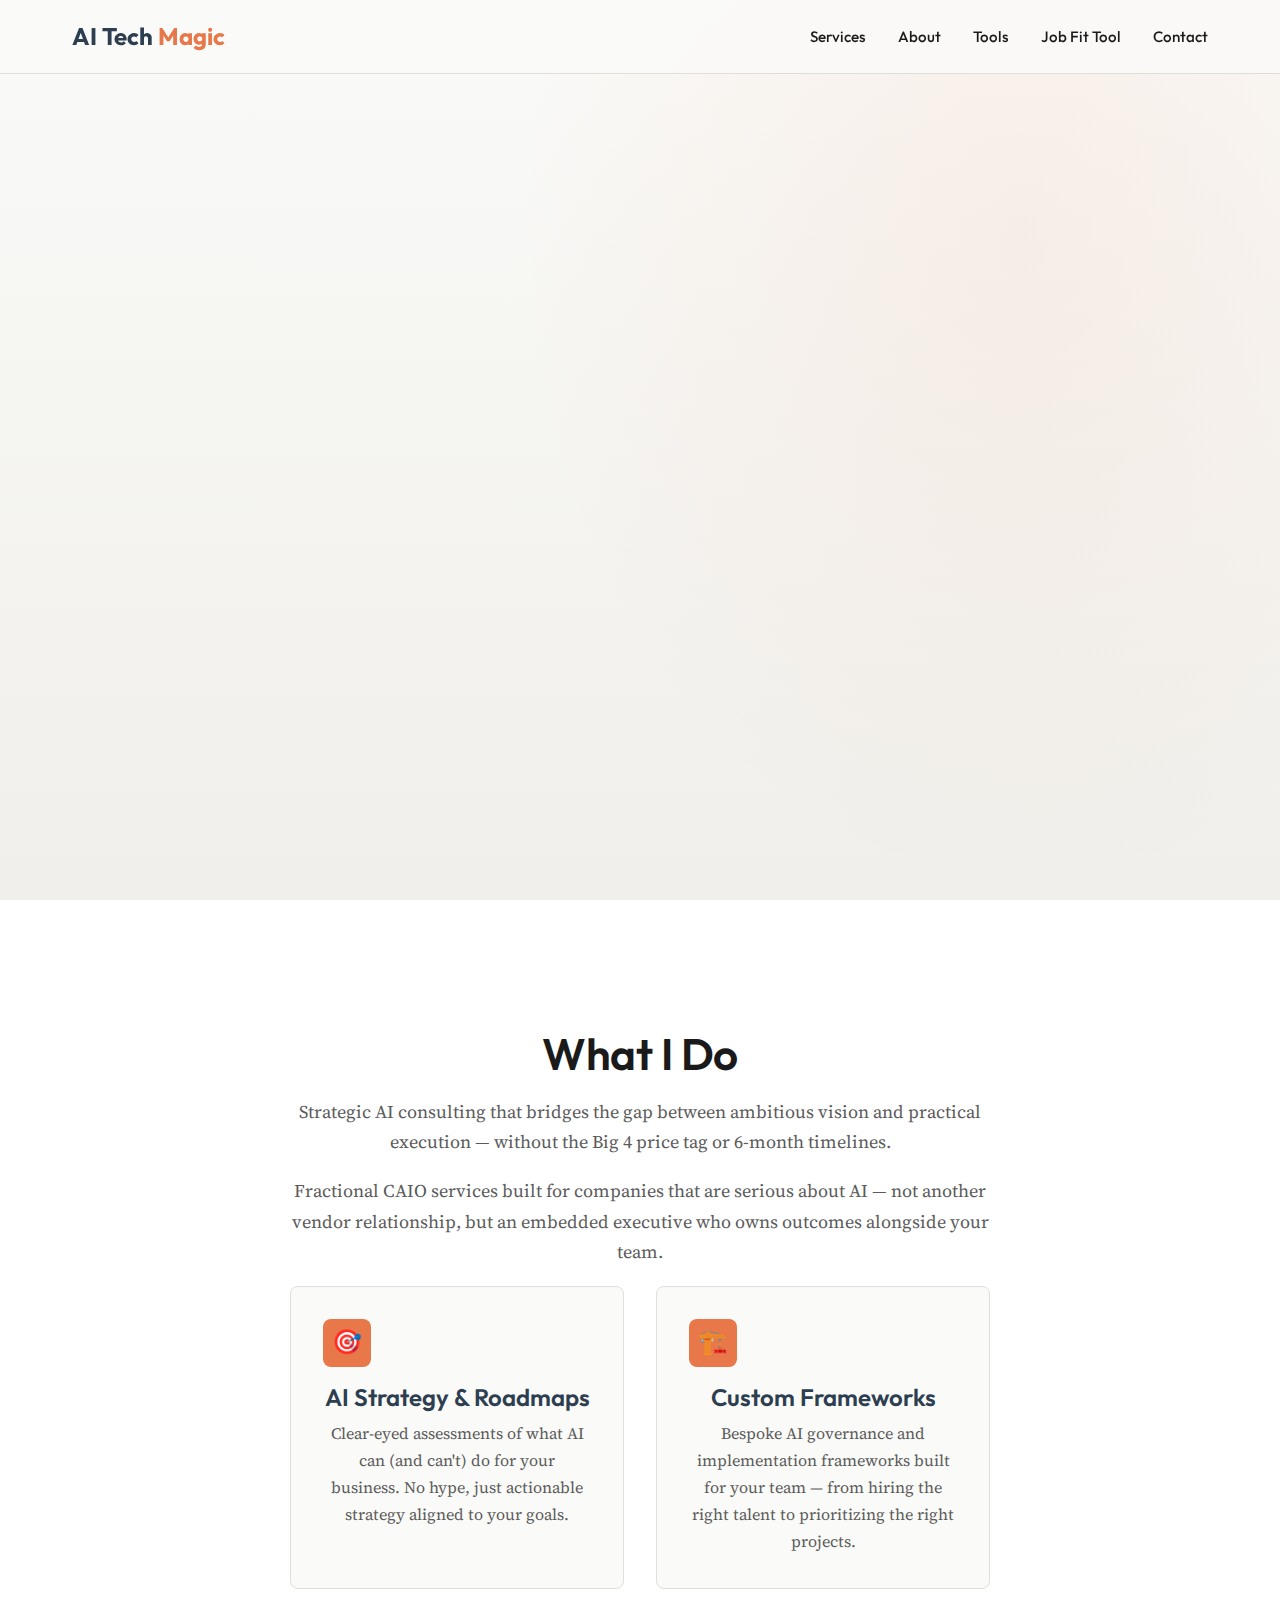
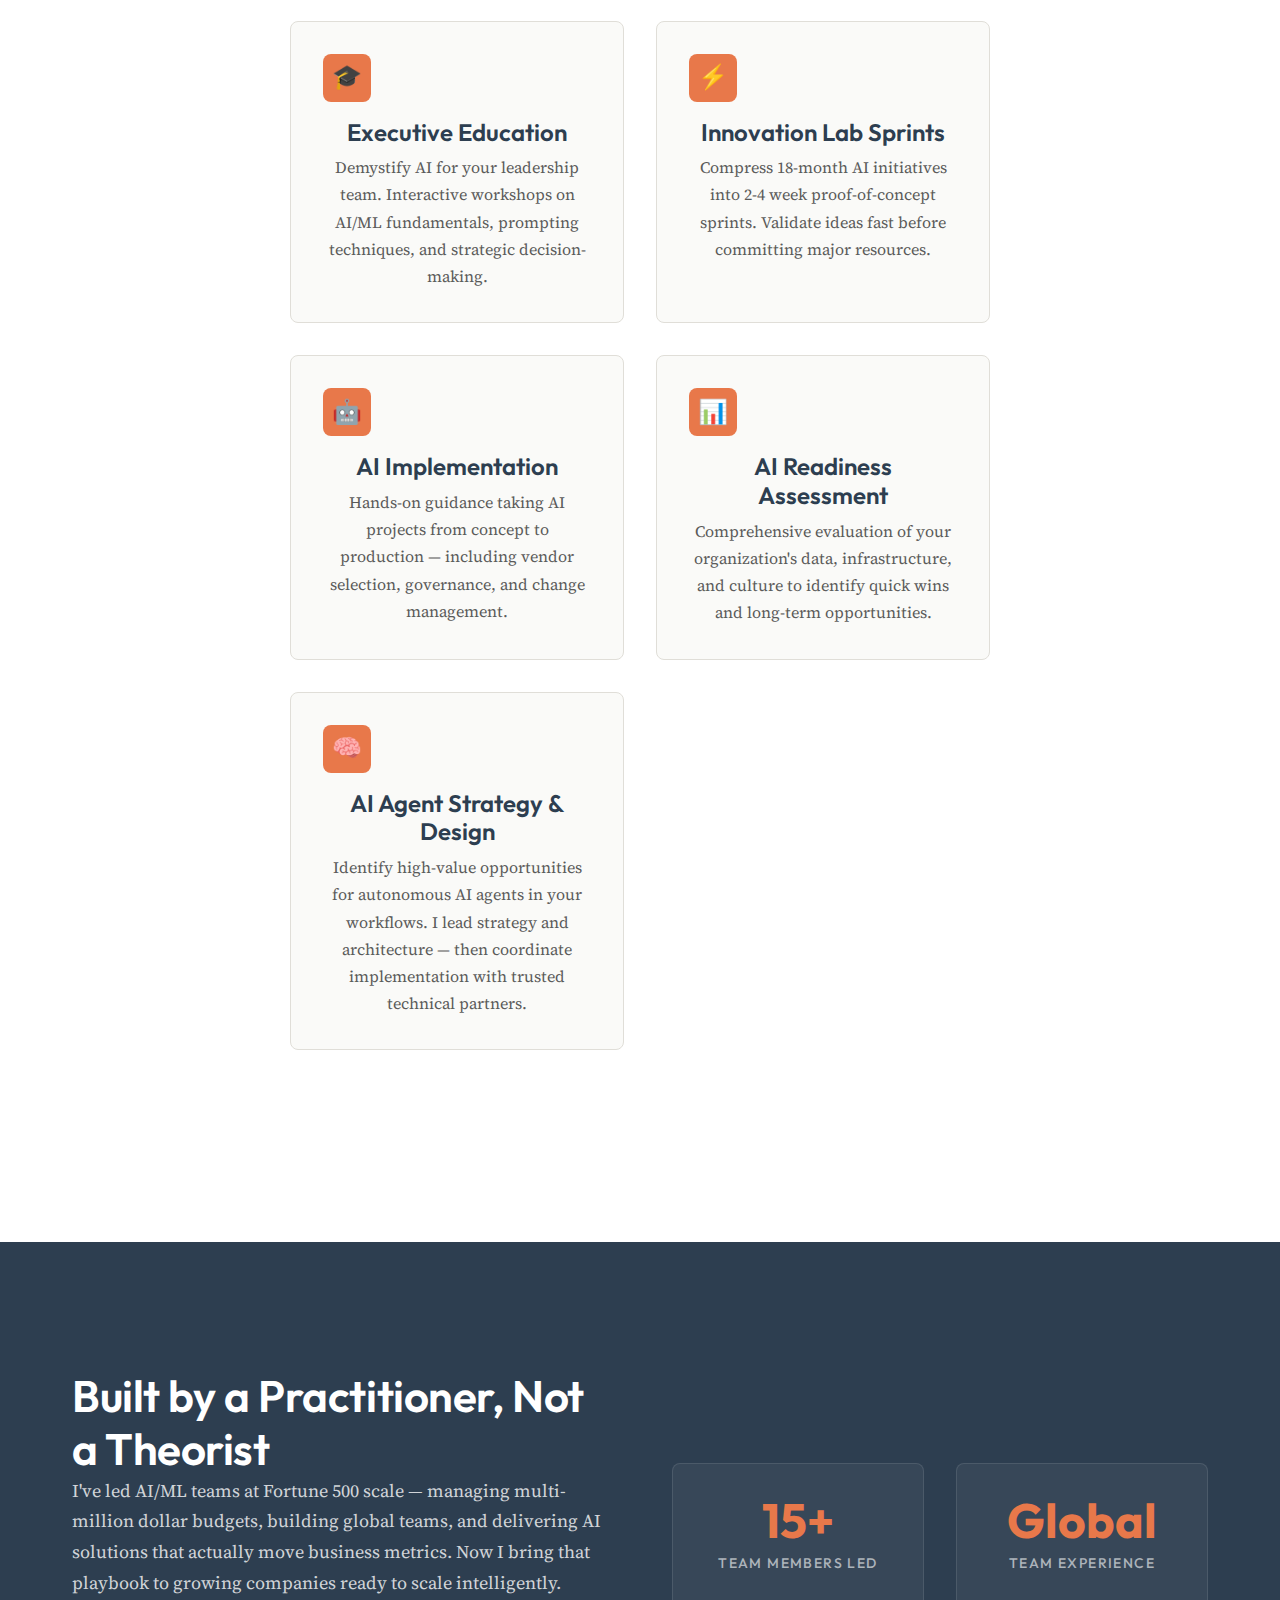
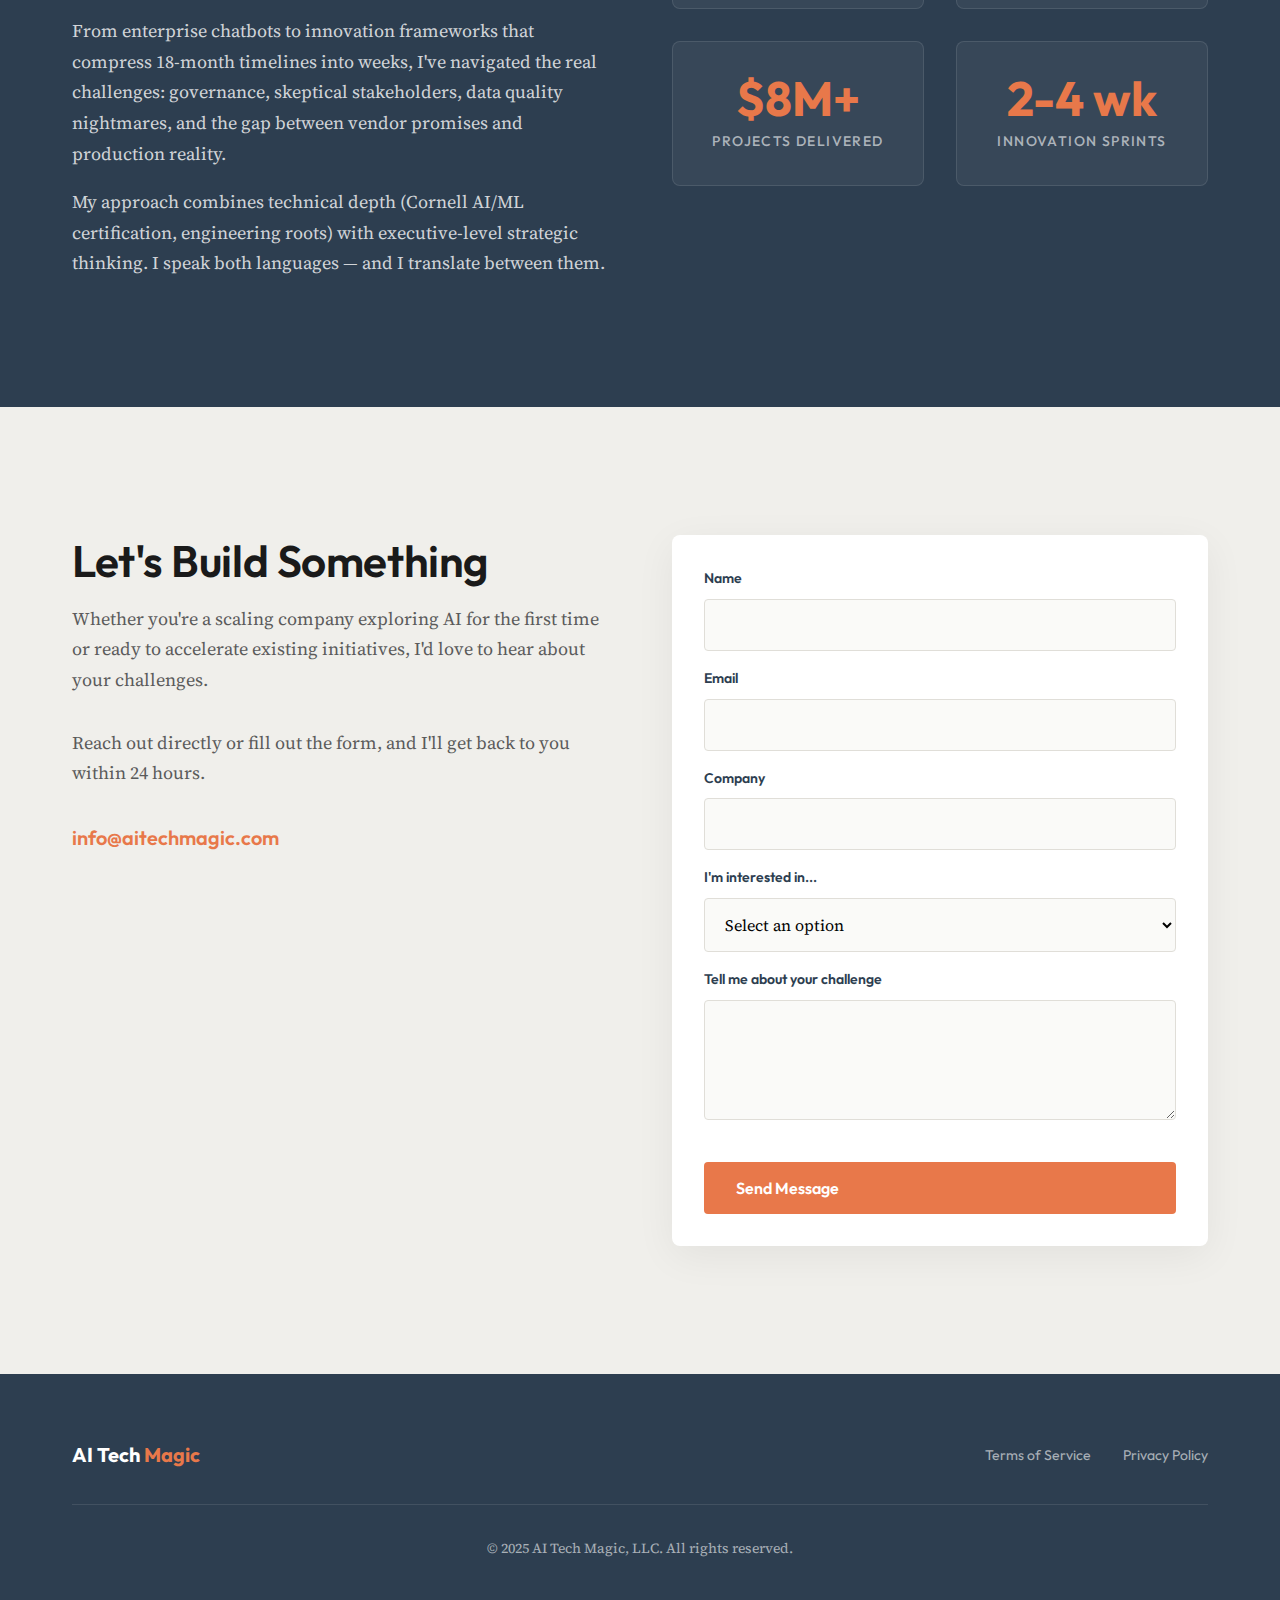
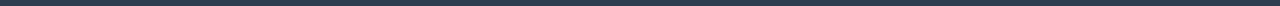
<file: index.html>
<!DOCTYPE html>
<html lang="en">
<head>
  <meta charset="UTF-8">
  <meta name="viewport" content="width=device-width, initial-scale=1.0">
  <title>AI Tech Magic | Fractional Chief AI Officer</title>
  <meta name="description" content="The AI executive your company needs, without the full-time cost. Fractional CAIO services from a practitioner who has led AI/ML teams at Fortune 500 scale.">
  
  <!-- Fonts -->
  <link rel="preconnect" href="https://fonts.googleapis.com">
  <link rel="preconnect" href="https://fonts.gstatic.com" crossorigin>
  <link href="https://fonts.googleapis.com/css2?family=Outfit:wght@300;400;500;600;700&family=Source+Serif+4:opsz,wght@8..60,400;8..60,600&display=swap" rel="stylesheet">
  
  <style>
    :root {
      --color-bg: #FAFAF8;
      --color-bg-alt: #F0EFEB;
      --color-text: #1A1A1A;
      --color-text-muted: #5A5A5A;
      --color-primary: #2D3E50;
      --color-accent: #E8784A;
      --color-accent-hover: #D6673B;
      --color-white: #FFFFFF;
      --color-border: #E0DED8;
      
      --font-display: 'Outfit', sans-serif;
      --font-body: 'Source Serif 4', Georgia, serif;
      
      --space-xs: 0.5rem;
      --space-sm: 1rem;
      --space-md: 2rem;
      --space-lg: 4rem;
      --space-xl: 8rem;
      
      --max-width: 1200px;
      --transition: 0.3s ease;
    }

    * {
      margin: 0;
      padding: 0;
      box-sizing: border-box;
    }

    html {
      scroll-behavior: smooth;
    }

    body {
      font-family: var(--font-body);
      font-size: 1.125rem;
      line-height: 1.7;
      color: var(--color-text);
      background-color: var(--color-bg);
      -webkit-font-smoothing: antialiased;
    }

    /* Typography */
    h1, h2, h3, h4 {
      font-family: var(--font-display);
      font-weight: 600;
      line-height: 1.2;
    }

    h1 {
      font-size: clamp(2.5rem, 6vw, 4rem);
      letter-spacing: -0.02em;
    }

    h2 {
      font-size: clamp(2rem, 4vw, 2.75rem);
      letter-spacing: -0.01em;
    }

    h3 {
      font-size: 1.5rem;
    }

    p {
      margin-bottom: 1em;
    }

    a {
      color: var(--color-accent);
      text-decoration: none;
      transition: color var(--transition);
    }

    a:hover {
      color: var(--color-accent-hover);
    }

    /* Layout */
    .container {
      max-width: var(--max-width);
      margin: 0 auto;
      padding: 0 var(--space-md);
    }

    section {
      padding: var(--space-xl) 0;
    }

    /* Navigation */
    nav {
      position: fixed;
      top: 0;
      left: 0;
      right: 0;
      z-index: 100;
      background: rgba(250, 250, 248, 0.9);
      backdrop-filter: blur(10px);
      border-bottom: 1px solid var(--color-border);
      padding: var(--space-sm) 0;
      transition: transform var(--transition);
    }

    nav .container {
      display: flex;
      justify-content: space-between;
      align-items: center;
    }

    .logo {
      font-family: var(--font-display);
      font-size: 1.5rem;
      font-weight: 700;
      color: var(--color-primary);
      text-decoration: none;
    }

    .logo span {
      color: var(--color-accent);
    }

    .nav-links {
      display: flex;
      gap: var(--space-md);
      list-style: none;
    }

    .nav-links a {
      font-family: var(--font-display);
      font-size: 0.95rem;
      font-weight: 500;
      color: var(--color-text);
      text-decoration: none;
      transition: color var(--transition);
    }

    .nav-links a:hover {
      color: var(--color-accent);
    }

    /* Hero */
    .hero {
      min-height: 100vh;
      display: flex;
      align-items: center;
      padding-top: var(--space-xl);
      background: linear-gradient(180deg, var(--color-bg) 0%, var(--color-bg-alt) 100%);
      position: relative;
      overflow: hidden;
    }

    .hero::before {
      content: '';
      position: absolute;
      top: -50%;
      right: -20%;
      width: 80%;
      height: 150%;
      background: radial-gradient(ellipse at center, rgba(232, 120, 74, 0.08) 0%, transparent 70%);
      pointer-events: none;
    }

    .hero-content {
      max-width: 800px;
      position: relative;
      z-index: 1;
    }

    .hero-eyebrow {
      font-family: var(--font-display);
      font-size: 0.875rem;
      font-weight: 600;
      text-transform: uppercase;
      letter-spacing: 0.15em;
      color: var(--color-accent);
      margin-bottom: var(--space-sm);
      display: inline-block;
      opacity: 0;
      animation: fadeUp 0.8s ease forwards;
    }

    .hero h1 {
      margin-bottom: var(--space-md);
      opacity: 0;
      animation: fadeUp 0.8s ease 0.1s forwards;
    }

    .hero-description {
      font-size: 1.25rem;
      color: var(--color-text-muted);
      max-width: 600px;
      margin-bottom: var(--space-lg);
      opacity: 0;
      animation: fadeUp 0.8s ease 0.2s forwards;
    }

    .hero-cta {
      opacity: 0;
      animation: fadeUp 0.8s ease 0.3s forwards;
    }

    @keyframes fadeUp {
      from {
        opacity: 0;
        transform: translateY(20px);
      }
      to {
        opacity: 1;
        transform: translateY(0);
      }
    }

    /* Buttons */
    .btn {
      display: inline-flex;
      align-items: center;
      gap: var(--space-xs);
      font-family: var(--font-display);
      font-size: 1rem;
      font-weight: 600;
      padding: 1rem 2rem;
      border-radius: 4px;
      text-decoration: none;
      transition: all var(--transition);
      cursor: pointer;
      border: none;
    }

    .btn-primary {
      background: var(--color-accent);
      color: var(--color-white);
    }

    .btn-primary:hover {
      background: var(--color-accent-hover);
      color: var(--color-white);
      transform: translateY(-2px);
      box-shadow: 0 10px 30px rgba(232, 120, 74, 0.3);
    }

    .btn-secondary {
      background: transparent;
      color: var(--color-primary);
      border: 2px solid var(--color-primary);
    }

    .btn-secondary:hover {
      background: var(--color-primary);
      color: var(--color-white);
    }

    /* Services */
    .services {
      background: var(--color-white);
    }

    .section-header {
      text-align: center;
      max-width: 700px;
      margin: 0 auto var(--space-lg);
    }

    .section-header h2 {
      margin-bottom: var(--space-sm);
    }

    .section-header p {
      color: var(--color-text-muted);
      font-size: 1.125rem;
    }

    .services-grid {
      display: grid;
      grid-template-columns: repeat(auto-fit, minmax(320px, 1fr));
      gap: var(--space-md);
    }

    .service-card {
      background: var(--color-bg);
      padding: var(--space-md);
      border-radius: 8px;
      border: 1px solid var(--color-border);
      transition: all var(--transition);
    }

    .service-card:hover {
      transform: translateY(-4px);
      box-shadow: 0 20px 40px rgba(0, 0, 0, 0.08);
      border-color: var(--color-accent);
    }

    .service-icon {
      width: 48px;
      height: 48px;
      background: var(--color-accent);
      border-radius: 8px;
      display: flex;
      align-items: center;
      justify-content: center;
      margin-bottom: var(--space-sm);
      font-size: 1.5rem;
    }

    .service-card h3 {
      margin-bottom: var(--space-xs);
      color: var(--color-primary);
    }

    .service-card p {
      color: var(--color-text-muted);
      font-size: 1rem;
      margin-bottom: 0;
    }

    /* About / Credibility */
    .about {
      background: var(--color-primary);
      color: var(--color-white);
    }

    .about h2 {
      color: var(--color-white);
    }

    .about-grid {
      display: grid;
      grid-template-columns: 1fr 1fr;
      gap: var(--space-lg);
      align-items: center;
    }

    .about-content p {
      color: rgba(255, 255, 255, 0.8);
      font-size: 1.125rem;
    }

    .about-content p:last-child {
      margin-bottom: 0;
    }

    .about-stats {
      display: grid;
      grid-template-columns: 1fr 1fr;
      gap: var(--space-md);
    }

    .stat {
      text-align: center;
      padding: var(--space-md);
      background: rgba(255, 255, 255, 0.05);
      border-radius: 8px;
      border: 1px solid rgba(255, 255, 255, 0.1);
    }

    .stat-number {
      font-family: var(--font-display);
      font-size: 3rem;
      font-weight: 700;
      color: var(--color-accent);
      line-height: 1;
      margin-bottom: var(--space-xs);
    }

    .stat-label {
      font-family: var(--font-display);
      font-size: 0.875rem;
      font-weight: 500;
      text-transform: uppercase;
      letter-spacing: 0.1em;
      color: rgba(255, 255, 255, 0.6);
    }

    /* Contact */
    .contact {
      background: var(--color-bg-alt);
    }

    .contact-grid {
      display: grid;
      grid-template-columns: 1fr 1fr;
      gap: var(--space-lg);
    }

    .contact-info h2 {
      margin-bottom: var(--space-sm);
    }

    .contact-info p {
      color: var(--color-text-muted);
      margin-bottom: var(--space-md);
    }

    .contact-email {
      font-family: var(--font-display);
      font-size: 1.25rem;
      font-weight: 600;
      color: var(--color-accent);
    }

    .contact-form {
      background: var(--color-white);
      padding: var(--space-md);
      border-radius: 8px;
      box-shadow: 0 10px 40px rgba(0, 0, 0, 0.06);
    }

    .form-group {
      margin-bottom: var(--space-sm);
    }

    .form-group label {
      display: block;
      font-family: var(--font-display);
      font-size: 0.875rem;
      font-weight: 600;
      margin-bottom: var(--space-xs);
      color: var(--color-primary);
    }

    .form-group input,
    .form-group textarea,
    .form-group select {
      width: 100%;
      padding: 0.875rem 1rem;
      font-family: var(--font-body);
      font-size: 1rem;
      border: 1px solid var(--color-border);
      border-radius: 4px;
      background: var(--color-bg);
      transition: border-color var(--transition), box-shadow var(--transition);
    }

    .form-group input:focus,
    .form-group textarea:focus,
    .form-group select:focus {
      outline: none;
      border-color: var(--color-accent);
      box-shadow: 0 0 0 3px rgba(232, 120, 74, 0.1);
    }

    .form-group textarea {
      min-height: 120px;
      resize: vertical;
    }

    .form-submit {
      width: 100%;
      margin-top: var(--space-sm);
    }

    .form-success {
      display: none;
      text-align: center;
      padding: var(--space-md);
    }

    .form-success.show {
      display: block;
    }

    .form-success h3 {
      color: var(--color-primary);
      margin-bottom: var(--space-xs);
    }

    .form-success p {
      color: var(--color-text-muted);
      margin-bottom: 0;
    }

    /* Footer */
    footer {
      background: var(--color-primary);
      color: rgba(255, 255, 255, 0.6);
      padding: var(--space-lg) 0 var(--space-md);
    }

    .footer-content {
      display: flex;
      justify-content: space-between;
      align-items: center;
      flex-wrap: wrap;
      gap: var(--space-sm);
    }

    .footer-logo {
      font-family: var(--font-display);
      font-size: 1.25rem;
      font-weight: 700;
      color: var(--color-white);
    }

    .footer-logo span {
      color: var(--color-accent);
    }

    .footer-links {
      display: flex;
      gap: var(--space-md);
      list-style: none;
    }

    .footer-links a {
      font-family: var(--font-display);
      font-size: 0.875rem;
      color: rgba(255, 255, 255, 0.6);
    }

    .footer-links a:hover {
      color: var(--color-white);
    }

    .footer-bottom {
      margin-top: var(--space-md);
      padding-top: var(--space-md);
      border-top: 1px solid rgba(255, 255, 255, 0.1);
      text-align: center;
      font-size: 0.875rem;
    }

    /* Mobile Menu */
    .hamburger {
      display: none;
      flex-direction: column;
      gap: 5px;
      cursor: pointer;
      background: none;
      border: none;
      padding: 4px;
      z-index: 200;
    }
    .hamburger span {
      width: 24px;
      height: 2px;
      background: var(--color-primary);
      border-radius: 2px;
      transition: all 0.3s ease;
    }
    .hamburger.active span:nth-child(1) {
      transform: rotate(45deg) translate(5px, 5px);
    }
    .hamburger.active span:nth-child(2) { opacity: 0; }
    .hamburger.active span:nth-child(3) {
      transform: rotate(-45deg) translate(5px, -5px);
    }
    .mobile-overlay {
      display: none;
      position: fixed;
      top: 0; left: 0; right: 0; bottom: 0;
      background: rgba(0,0,0,0.3);
      z-index: 99;
    }
    .mobile-overlay.active { display: block; }
    .mobile-menu {
      display: none;
      position: fixed;
      top: 0;
      right: -280px;
      width: 280px;
      height: 100%;
      background: var(--color-bg);
      z-index: 150;
      padding: 100px var(--space-md) var(--space-md);
      transition: right 0.3s ease;
      box-shadow: -4px 0 20px rgba(0,0,0,0.1);
    }
    .mobile-menu.active { right: 0; }
    .mobile-menu ul { list-style: none; display: flex; flex-direction: column; gap: 8px; }
    .mobile-menu a {
      font-family: var(--font-display);
      font-size: 1.1rem;
      font-weight: 500;
      color: var(--color-text);
      text-decoration: none;
      display: block;
      padding: 12px 0;
      border-bottom: 1px solid var(--color-border);
      transition: color 0.3s;
    }
    .mobile-menu a:hover { color: var(--color-accent); }

    /* Responsive */
    @media (max-width: 900px) {
      .about-grid,
      .contact-grid {
        grid-template-columns: 1fr;
      }

      .nav-links {
        display: none;
      }

      .hamburger {
        display: flex;
      }

      .mobile-menu {
        display: block;
      }
    }

    @media (max-width: 600px) {
      section {
        padding: var(--space-lg) 0;
      }

      .about-stats {
        grid-template-columns: 1fr 1fr;
        gap: var(--space-sm);
      }

      .stat-number {
        font-size: 2rem;
      }
    }
  </style>
</head>
<body>

  <!-- Navigation -->
  <nav>
    <div class="container">
      <a href="#" class="logo">AI Tech <span>Magic</span></a>
      <ul class="nav-links">
        <li><a href="#services">Services</a></li>
        <li><a href="#about">About</a></li>
        <li><a href="/tools.html">Tools</a></li>
        <li><a href="/fit-analyzer.html">Job Fit Tool</a></li>
        <li><a href="#contact">Contact</a></li>
      </ul>
      <button class="hamburger" id="hamburger" aria-label="Menu">
        <span></span><span></span><span></span>
      </button>
    </div>
  </nav>

  <!-- Mobile Menu -->
  <div class="mobile-overlay" id="mobileOverlay"></div>
  <div class="mobile-menu" id="mobileMenu">
    <ul>
      <li><a href="#services" class="mobile-link">Services</a></li>
      <li><a href="#about" class="mobile-link">About</a></li>
      <li><a href="/tools.html" class="mobile-link">Tools</a></li>
      <li><a href="/fit-analyzer.html" class="mobile-link">Job Fit Tool</a></li>
      <li><a href="#contact" class="mobile-link">Contact</a></li>
    </ul>
  </div>

  <!-- Hero -->
  <section class="hero" id="home">
    <div class="container">
      <div class="hero-content">
        <span class="hero-eyebrow">Fractional Chief AI Officer</span>
        <h1>The AI executive your company needs &mdash; without the full-time cost.</h1>
        <p class="hero-description">
          Most companies don&rsquo;t need another consultant with a deck. They need an operator who has
          built AI teams, managed the budgets, and delivered real outcomes. That&rsquo;s what I bring &mdash;
          embedded AI leadership, on a fractional basis.
        <div class="hero-cta">
          <a href="mailto:info@aitechmagic.com" class="btn btn-primary">
            Let's Talk
            <svg width="20" height="20" viewBox="0 0 24 24" fill="none" stroke="currentColor" stroke-width="2" stroke-linecap="round" stroke-linejoin="round"><path d="M5 12h14M12 5l7 7-7 7"/></svg>
          </a>
        </div>
      </div>
    </div>
  </section>

  <!-- Services -->
  <section class="services" id="services">
    <div class="container">
      <div class="section-header">
        <h2>What I Do</h2>
        <p>Strategic AI consulting that bridges the gap between ambitious vision and practical execution — without the Big 4 price tag or 6-month timelines.</p>
        <p>Fractional CAIO services built for companies that are serious about AI — not another vendor relationship, but an embedded executive who owns outcomes alongside your team.</p>
      
      <div class="services-grid">
        <div class="service-card">
          <div class="service-icon">🎯</div>
          <h3>AI Strategy & Roadmaps</h3>
          <p>Clear-eyed assessments of what AI can (and can't) do for your business. No hype, just actionable strategy aligned to your goals.</p>
        </div>
        
        <div class="service-card">
          <div class="service-icon">🏗️</div>
          <h3>Custom Frameworks</h3>
          <p>Bespoke AI governance and implementation frameworks built for your team — from hiring the right talent to prioritizing the right projects.</p>
        </div>
        
        <div class="service-card">
          <div class="service-icon">🎓</div>
          <h3>Executive Education</h3>
          <p>Demystify AI for your leadership team. Interactive workshops on AI/ML fundamentals, prompting techniques, and strategic decision-making.</p>
        </div>
        
        <div class="service-card">
          <div class="service-icon">⚡</div>
          <h3>Innovation Lab Sprints</h3>
          <p>Compress 18-month AI initiatives into 2-4 week proof-of-concept sprints. Validate ideas fast before committing major resources.</p>
        </div>
        
        <div class="service-card">
          <div class="service-icon">🤖</div>
          <h3>AI Implementation</h3>
          <p>Hands-on guidance taking AI projects from concept to production — including vendor selection, governance, and change management.</p>
        </div>
        
        <div class="service-card">
          <div class="service-icon">📊</div>
          <h3>AI Readiness Assessment</h3>
          <p>Comprehensive evaluation of your organization's data, infrastructure, and culture to identify quick wins and long-term opportunities.</p>
        </div>
        
        <div class="service-card">
          <div class="service-icon">🧠</div>
          <h3>AI Agent Strategy & Design</h3>
          <p>Identify high-value opportunities for autonomous AI agents in your workflows. I lead strategy and architecture — then coordinate implementation with trusted technical partners.</p>
        </div>
      </div>
    </div>
  </section>

  <!-- About -->
  <section class="about" id="about">
    <div class="container">
      <div class="about-grid">
        <div class="about-content">
          <h2>Built by a Practitioner, Not a Theorist</h2>
          <p>
            I've led AI/ML teams at Fortune 500 scale — managing multi-million dollar budgets, 
            building global teams, and delivering AI solutions that actually move business metrics. 
            Now I bring that playbook to growing companies ready to scale intelligently.
          </p>
          <p>
            From enterprise chatbots to innovation frameworks that compress 18-month timelines 
            into weeks, I've navigated the real challenges: governance, skeptical stakeholders, data quality 
            nightmares, and the gap between vendor promises and production reality.
          </p>
          <p>
            My approach combines technical depth (Cornell AI/ML certification, engineering roots) with 
            executive-level strategic thinking. I speak both languages — and I translate between them.
          </p>
        </div>
        
        <div class="about-stats">
          <div class="stat">
            <div class="stat-number">15+</div>
            <div class="stat-label">Team Members Led</div>
          </div>
          <div class="stat">
            <div class="stat-number">Global</div>
            <div class="stat-label">Team Experience</div>
          </div>
          <div class="stat">
            <div class="stat-number">$8M+</div>
            <div class="stat-label">Projects Delivered</div>
          </div>
          <div class="stat">
            <div class="stat-number">2-4 wk</div>
            <div class="stat-label">Innovation Sprints</div>
          </div>
        </div>
      </div>
    </div>
  </section>

  <!-- Contact -->
  <section class="contact" id="contact">
    <div class="container">
      <div class="contact-grid">
        <div class="contact-info">
          <h2>Let's Build Something</h2>
          <p>
            Whether you're a scaling company exploring AI for the first time or ready to accelerate existing initiatives, 
            I'd love to hear about your challenges.
          </p>
          <p>
            Reach out directly or fill out the form, and I'll get back to you within 24 hours.
          </p>
          <a href="mailto:info@aitechmagic.com" class="contact-email">info@aitechmagic.com</a>
        </div>
        
        <div class="contact-form">
          <form id="contactForm">
            <div class="form-group">
              <label for="name">Name</label>
              <input type="text" id="name" name="name" required>
            </div>
            
            <div class="form-group">
              <label for="email">Email</label>
              <input type="email" id="email" name="email" required>
            </div>
            
            <div class="form-group">
              <label for="company">Company</label>
              <input type="text" id="company" name="company">
            </div>
            
            <div class="form-group">
              <label for="interest">I'm interested in...</label>
              <select id="interest" name="interest">
                <option value="">Select an option</option>
                <option value="strategy">AI Strategy & Roadmaps</option>
                <option value="frameworks">Custom Frameworks</option>
                <option value="education">Executive Education</option>
                <option value="innovation">Innovation Lab Sprints</option>
                <option value="implementation">AI Implementation</option>
                <option value="assessment">AI Readiness Assessment</option>
                <option value="other">Something else</option>
              </select>
            </div>
            
            <div class="form-group">
              <label for="message">Tell me about your challenge</label>
              <textarea id="message" name="message" required></textarea>
            </div>
            
            <button type="submit" class="btn btn-primary form-submit">Send Message</button>
          </form>
          
          <div class="form-success" id="formSuccess">
            <h3>Message Sent!</h3>
            <p>Thanks for reaching out. I'll get back to you within 24 hours.</p>
          </div>
        </div>
      </div>
    </div>
  </section>

  <!-- Footer -->
  <footer>
    <div class="container">
      <div class="footer-content">
        <div class="footer-logo">AI Tech <span>Magic</span></div>
        <ul class="footer-links">
          <li><a href="/terms.html">Terms of Service</a></li>
          <li><a href="/privacy.html">Privacy Policy</a></li>
        </ul>
      </div>
      <div class="footer-bottom">
        <p>&copy; 2025 AI Tech Magic, LLC. All rights reserved.</p>
      </div>
    </div>
  </footer>

  <!-- Supabase + Form Script -->
  <script>
    // ===========================================
    // MOBILE MENU
    // ===========================================
    const hamburger = document.getElementById('hamburger');
    const mobileMenu = document.getElementById('mobileMenu');
    const mobileOverlay = document.getElementById('mobileOverlay');

    function toggleMobileMenu() {
      hamburger.classList.toggle('active');
      mobileMenu.classList.toggle('active');
      mobileOverlay.classList.toggle('active');
      document.body.style.overflow = mobileMenu.classList.contains('active') ? 'hidden' : '';
    }

    hamburger.addEventListener('click', toggleMobileMenu);
    mobileOverlay.addEventListener('click', toggleMobileMenu);
    document.querySelectorAll('.mobile-link').forEach(link =>
      link.addEventListener('click', () => {
        if (mobileMenu.classList.contains('active')) toggleMobileMenu();
      })
    );

    // ===========================================
    // RESET FORM STATE ON PAGE LOAD
    // ===========================================
    document.getElementById('contactForm').style.display = 'block';
    document.getElementById('formSuccess').classList.remove('show');
    
    // ===========================================
    // SUPABASE CONFIGURATION
    // ===========================================
    // Replace these with your actual Supabase credentials:
    // 1. Go to your Supabase project dashboard
    // 2. Navigate to Settings > API
    // 3. Copy your Project URL and anon/public key
    
    const SUPABASE_URL = 'https://sbyefaafaovnqxuxlqqy.supabase.co';
    const SUPABASE_ANON_KEY = 'eyJhbGciOiJIUzI1NiIsInR5cCI6IkpXVCJ9.eyJpc3MiOiJzdXBhYmFzZSIsInJlZiI6InNieWVmYWFmYW92bnF4dXhscXF5Iiwicm9sZSI6ImFub24iLCJpYXQiOjE3Njk5MzY2NzYsImV4cCI6MjA4NTUxMjY3Nn0.JPNNdxcBkwsnY0ujA9zDiekEJb86chqXyR8HM2ZYDWY';
    
    // ===========================================
    // FORM SUBMISSION HANDLER
    // ===========================================
    
    document.getElementById('contactForm').addEventListener('submit', async function(e) {
      e.preventDefault();
      
      const form = e.target;
      const submitBtn = form.querySelector('button[type="submit"]');
      const originalText = submitBtn.textContent;
      
      // Disable button and show loading state
      submitBtn.disabled = true;
      submitBtn.textContent = 'Sending...';
      
      // Gather form data
      const formData = {
        name: document.getElementById('name').value,
        email: document.getElementById('email').value,
        company: document.getElementById('company').value || null,
        interest: document.getElementById('interest').value || null,
        message: document.getElementById('message').value,
        created_at: new Date().toISOString()
      };
      
      try {
        // Send to Supabase
        const response = await fetch(`${SUPABASE_URL}/rest/v1/aileads`, {
          method: 'POST',
          headers: {
            'Content-Type': 'application/json',
            'apikey': SUPABASE_ANON_KEY,
            'Authorization': `Bearer ${SUPABASE_ANON_KEY}`,
            'Prefer': 'return=minimal'
          },
          body: JSON.stringify(formData)
        });
        
        if (response.ok) {
          // Show success message
          form.style.display = 'none';
          document.getElementById('formSuccess').classList.add('show');
        } else {
          throw new Error('Failed to submit');
        }
      } catch (error) {
        console.error('Error:', error);
        // Fallback: open email client if Supabase fails
        const subject = encodeURIComponent(`AI Tech Magic Inquiry - ${formData.interest || 'General'}`);
        const body = encodeURIComponent(`Name: ${formData.name}\nEmail: ${formData.email}\nCompany: ${formData.company || 'N/A'}\nInterest: ${formData.interest || 'N/A'}\nMessage: ${formData.message}`);
        window.location.href = `mailto:info@aitechmagic.com?subject=${subject}&body=${body}`;
      }
    });
  </script>
</body>
</html>
</file>
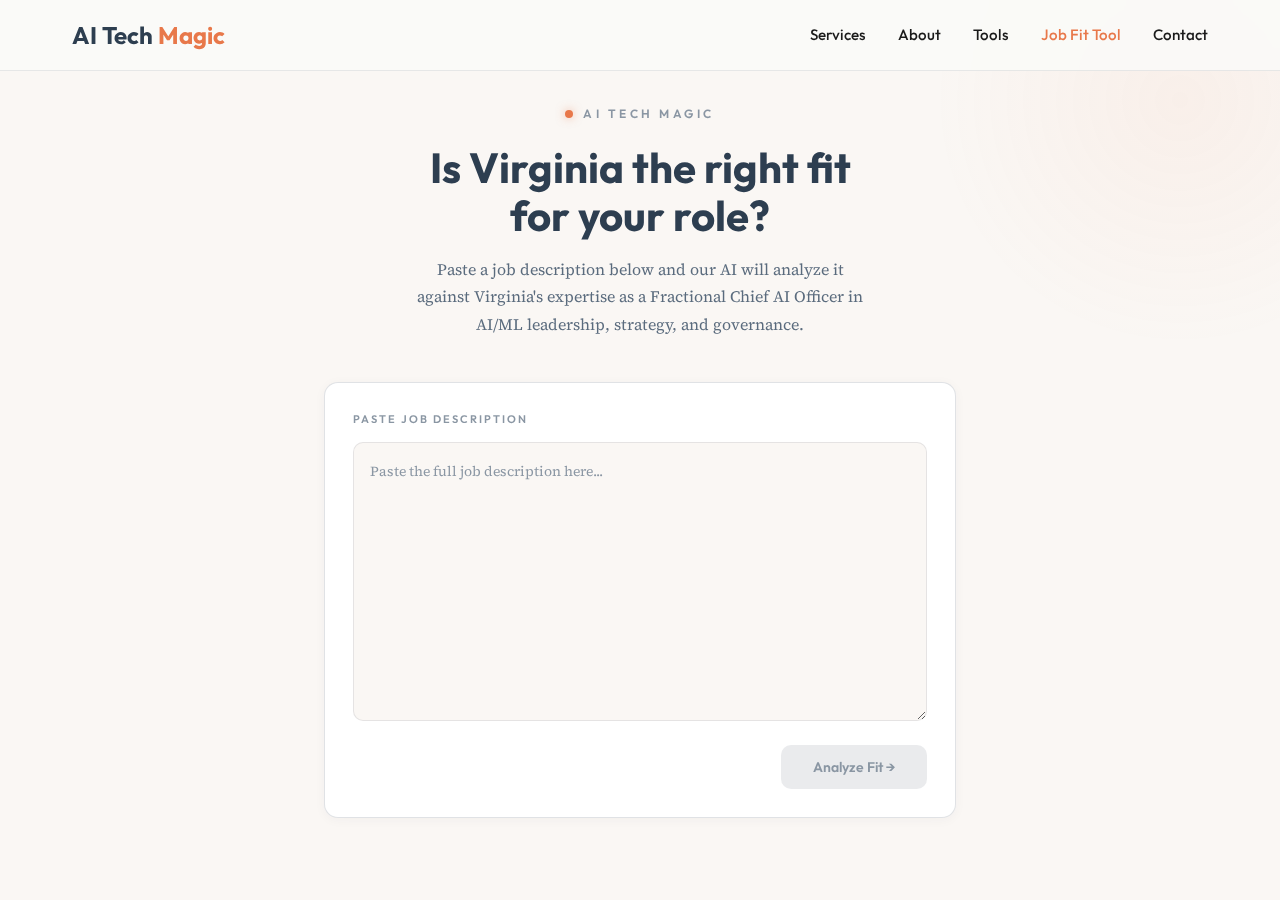
<file: fit-analyzer.html>
<!DOCTYPE html>
<html lang="en">
<head>
  <meta charset="UTF-8" />
  <meta name="viewport" content="width=device-width, initial-scale=1.0" />
  <title>Job Fit Analyzer | AI Tech Magic</title>
  <meta name="description" content="Paste a job description and our AI will analyze it against Virginia's expertise as a Fractional Chief AI Officer — AI/ML leadership, strategy, and governance." />
  <link href="https://fonts.googleapis.com/css2?family=Outfit:wght@400;500;600;700&family=Source+Serif+4:ital,wght@0,400;0,500;0,600;1,400&display=swap" rel="stylesheet" />
  <style>
    *, *::before, *::after { box-sizing: border-box; margin: 0; padding: 0; }

    :root {
      --coral: #E8784A;
      --coral-light: #F09A76;
      --coral-dark: #D4612E;
      --slate: #2D3E50;
      --slate-dark: #1E2D3D;
      --cream: #FAF7F4;
      --white: #ffffff;
      --text: #2D3E50;
      --text-light: #5A6B7D;
      --text-muted: #8A96A3;
      --border: rgba(45,62,80,0.1);
      --border-med: rgba(45,62,80,0.15);
      --success: #3A8F6E;
      --success-bg: rgba(58,143,110,0.08);
      --warning: #C4873B;
      --warning-bg: rgba(196,135,59,0.08);
      --gap-color: #B85450;
      --gap-bg: rgba(184,84,80,0.06);
    }

    body {
      font-family: 'Source Serif 4', 'Source Serif Pro', Georgia, serif;
      background: var(--cream);
      color: var(--text);
      min-height: 100vh;
      line-height: 1.6;
    }

    .ambient-glow {
      position: fixed; top: -150px; right: -150px; width: 500px; height: 500px;
      background: radial-gradient(circle, rgba(232,120,74,0.06) 0%, transparent 70%);
      pointer-events: none; z-index: 0;
    }

    .container {
      max-width: 680px; margin: 0 auto; padding: 48px 24px;
      padding-top: 100px;
      position: relative; z-index: 1;
      transition: padding-bottom 0.3s;
    }
    .container.chat-open { padding-bottom: 420px; }

    /* ─── Header ─── */
    .header { text-align: center; margin-bottom: 44px; }
    .brand-tag {
      display: inline-flex; align-items: center; gap: 10px; margin-bottom: 20px;
    }
    .brand-dot {
      width: 8px; height: 8px; border-radius: 50%;
      background: var(--coral); box-shadow: 0 0 10px rgba(232,120,74,0.5);
      animation: pulse 2.5s infinite;
    }
    .brand-label {
      font-family: 'Outfit', sans-serif; font-size: 12px; font-weight: 600;
      text-transform: uppercase; letter-spacing: 3.5px; color: var(--text-muted);
    }
    .header h1 {
      font-family: 'Outfit', sans-serif; font-size: clamp(28px, 5vw, 42px);
      font-weight: 700; line-height: 1.15; margin-bottom: 16px; color: var(--slate);
    }
    .header p {
      font-size: 16px; color: var(--text-light); max-width: 460px;
      margin: 0 auto; line-height: 1.7;
    }

    /* ─── Cards ─── */
    .card {
      background: var(--white); border: 1px solid var(--border-med);
      border-radius: 14px; padding: 22px; margin-bottom: 16px;
      box-shadow: 0 2px 12px rgba(45,62,80,0.04);
    }
    .card.pad-lg { padding: 28px; }

    .section-label {
      font-family: 'Outfit', sans-serif; font-size: 11px; font-weight: 600;
      text-transform: uppercase; letter-spacing: 2px; margin-bottom: 14px;
      display: flex; align-items: center; gap: 8px;
    }
    .section-label .dot {
      width: 8px; height: 8px; border-radius: 50%;
    }

    /* ─── Textarea ─── */
    .input-area textarea {
      width: 100%; background: var(--cream); border: 1px solid var(--border);
      border-radius: 10px; padding: 16px; color: var(--text);
      font-size: 14px; line-height: 1.75; resize: vertical; outline: none;
      font-family: 'Source Serif 4', Georgia, serif; transition: border-color 0.2s;
    }
    .input-area textarea:focus { border-color: var(--coral); }
    .input-area textarea::placeholder { color: var(--text-muted); }
    .input-footer { display: flex; justify-content: space-between; align-items: center; margin-top: 16px; }
    .word-count { font-size: 12px; color: var(--text-muted); }

    /* ─── Buttons ─── */
    .btn-primary {
      padding: 13px 32px; border-radius: 10px; border: none;
      background: var(--coral); color: #fff; font-size: 14px; font-weight: 600;
      cursor: pointer; font-family: 'Outfit', sans-serif;
      box-shadow: 0 4px 16px rgba(232,120,74,0.3); transition: all 0.3s;
    }
    .btn-primary:disabled {
      background: var(--border); color: var(--text-muted);
      box-shadow: none; cursor: default;
    }
    .btn-secondary {
      padding: 14px 28px; border-radius: 10px; background: transparent;
      border: 1px solid var(--border-med); color: var(--text-light);
      font-size: 13px; cursor: pointer; font-family: 'Outfit', sans-serif;
      transition: all 0.2s;
    }
    .btn-secondary:hover { border-color: var(--coral); color: var(--coral); }

    /* ─── Fit Meter ─── */
    .fit-meter { display: flex; flex-direction: column; align-items: center; gap: 10px; }
    .fit-label {
      font-size: 12px; color: var(--coral); text-transform: uppercase;
      letter-spacing: 2.5px; font-family: 'Outfit', sans-serif; font-weight: 600;
    }
    .fit-headline {
      font-size: 18px; font-weight: 500; color: var(--slate);
      margin-top: 16px; line-height: 1.55; max-width: 480px;
      text-align: center; font-style: italic;
    }

    /* ─── Skill Tags ─── */
    .skill-tags { display: flex; flex-wrap: wrap; gap: 8px; }
    .skill-tag {
      display: inline-flex; align-items: center; gap: 6px;
      padding: 6px 14px; border-radius: 20px; font-size: 13px;
    }
    .skill-tag .dot { width: 6px; height: 6px; border-radius: 50%; }
    .skill-tag.strong { background: var(--success-bg); border: 1px solid rgba(58,143,110,0.25); color: var(--success); }
    .skill-tag.strong .dot { background: var(--success); }
    .skill-tag.partial { background: var(--warning-bg); border: 1px solid rgba(196,135,59,0.25); color: var(--warning); }
    .skill-tag.partial .dot { background: var(--warning); }
    .skill-tag.gap { background: var(--gap-bg); border: 1px solid rgba(184,84,80,0.2); color: var(--gap-color); }
    .skill-tag.gap .dot { background: var(--gap-color); }

    /* ─── Match Items ─── */
    .match-item {
      padding: 14px 16px; border-radius: 10px; margin-bottom: 10px;
    }
    .match-item:last-child { margin-bottom: 0; }
    .match-item.strong { background: var(--success-bg); border-left: 3px solid var(--success); }
    .match-item.partial { background: var(--warning-bg); border-left: 3px solid var(--warning); }
    .match-item.gap { background: var(--gap-bg); }
    .match-item h4 {
      font-family: 'Outfit', sans-serif; font-size: 14px; font-weight: 600;
      color: var(--slate); margin-bottom: 4px;
    }
    .match-item p { font-size: 13px; color: var(--text-light); line-height: 1.65; }

    .cta-box {
      padding: 14px 18px; border-radius: 10px;
      background: linear-gradient(135deg, rgba(232,120,74,0.06), rgba(45,62,80,0.03));
      border: 1px solid rgba(232,120,74,0.2);
      font-size: 14px; color: var(--coral); font-weight: 500;
      font-family: 'Outfit', sans-serif;
    }

    .action-buttons {
      display: flex; gap: 12px; justify-content: center;
      padding-top: 8px; flex-wrap: wrap;
    }

    /* ─── Loading ─── */
    .loading { text-align: center; padding: 60px 0; }
    .spinner {
      width: 44px; height: 44px; border-radius: 50%;
      border: 3px solid var(--border); border-top-color: var(--coral);
      animation: spin 0.8s linear infinite; margin: 0 auto 20px;
    }
    .loading p { color: var(--text-muted); font-size: 14px; font-family: 'Outfit', sans-serif; }

    .error-msg {
      padding: 16px 20px; border-radius: 10px; background: var(--gap-bg);
      border: 1px solid rgba(184,84,80,0.2); color: var(--gap-color);
      font-size: 14px; margin-bottom: 20px;
    }

    /* ─── Chat Panel ─── */
    .chat-panel {
      position: fixed; bottom: 0; left: 0; right: 0;
      background: var(--white); border-top: 2px solid var(--coral);
      display: flex; flex-direction: column; height: 400px; z-index: 1000;
      animation: slideUp 0.3s ease-out;
    }
    .chat-header {
      display: flex; justify-content: space-between; align-items: center;
      padding: 14px 20px; border-bottom: 1px solid var(--border); flex-shrink: 0;
    }
    .chat-header-left { display: flex; align-items: center; gap: 10px; }
    .chat-avatar {
      width: 34px; height: 34px; border-radius: 50%;
      background: linear-gradient(135deg, var(--coral), var(--coral-dark));
      display: flex; align-items: center; justify-content: center;
      font-size: 14px; font-weight: 700; color: #fff; font-family: 'Outfit', sans-serif;
    }
    .chat-avatar.sm { width: 30px; height: 30px; font-size: 13px; }
    .chat-title { font-family: 'Outfit', sans-serif; font-size: 14px; font-weight: 600; color: var(--slate); }
    .chat-subtitle { font-size: 11px; color: var(--text-muted); }
    .chat-minimize {
      background: var(--cream); border: 1px solid var(--border);
      border-radius: 8px; padding: 6px 14px; color: var(--text-muted);
      cursor: pointer; font-size: 12px; font-family: 'Outfit', sans-serif;
    }
    .chat-messages {
      flex: 1; overflow-y: auto; padding: 16px 20px; background: var(--cream);
      display: flex; flex-direction: column;
    }
    .chat-bubble-row { display: flex; margin-bottom: 12px; animation: fadeIn 0.3s ease-out; }
    .chat-bubble-row.user { justify-content: flex-end; }
    .chat-bubble-row.assistant { justify-content: flex-start; }
    .chat-bubble {
      max-width: 80%; padding: 12px 16px; font-size: 14px; line-height: 1.65;
    }
    .chat-bubble.user {
      background: rgba(45,62,80,0.06); border: 1px solid var(--border);
      border-radius: 14px 14px 4px 14px;
    }
    .chat-bubble.assistant {
      background: rgba(232,120,74,0.06); border: 1px solid rgba(232,120,74,0.15);
      border-radius: 14px 14px 14px 4px;
    }
    .typing-dots { display: flex; gap: 5px; padding: 14px 18px; }
    .typing-dots span {
      width: 6px; height: 6px; border-radius: 50%; background: var(--coral); opacity: 0.5;
    }
    .typing-dots span:nth-child(1) { animation: bounce 1.2s ease-in-out 0s infinite; }
    .typing-dots span:nth-child(2) { animation: bounce 1.2s ease-in-out 0.15s infinite; }
    .typing-dots span:nth-child(3) { animation: bounce 1.2s ease-in-out 0.3s infinite; }

    .suggested-qs { display: flex; flex-wrap: wrap; gap: 8px; margin-top: 4px; }
    .suggested-q {
      padding: 8px 14px; border-radius: 20px; font-size: 12px;
      background: var(--white); border: 1px solid var(--border);
      color: var(--text-light); cursor: pointer;
      font-family: 'Source Serif 4', Georgia, serif; transition: all 0.2s;
    }
    .suggested-q:hover { border-color: var(--coral); color: var(--coral); }

    .chat-input-row {
      padding: 12px 20px 16px; border-top: 1px solid var(--border);
      display: flex; gap: 10px; flex-shrink: 0; background: var(--white);
    }
    .chat-input {
      flex: 1; padding: 12px 16px; border-radius: 10px;
      background: var(--cream); border: 1px solid var(--border);
      color: var(--text); font-size: 14px; outline: none;
      font-family: 'Source Serif 4', Georgia, serif; transition: border-color 0.2s;
    }
    .chat-input:focus { border-color: var(--coral); }
    .chat-input::placeholder { color: var(--text-muted); }
    .chat-send {
      padding: 12px 22px; border-radius: 10px; border: none;
      font-size: 14px; font-weight: 600; font-family: 'Outfit', sans-serif;
      cursor: pointer; transition: all 0.2s;
    }
    .chat-send.active { background: var(--coral); color: #fff; }
    .chat-send.inactive { background: var(--border); color: var(--text-muted); cursor: default; }

    /* ─── Chat FAB ─── */
    .chat-fab {
      position: fixed; bottom: 24px; right: 24px;
      width: 56px; height: 56px; border-radius: 50%; border: none;
      background: linear-gradient(135deg, var(--coral), var(--coral-dark));
      color: #fff; font-size: 22px; cursor: pointer;
      box-shadow: 0 4px 20px rgba(232,120,74,0.35);
      display: flex; align-items: center; justify-content: center;
      z-index: 999; animation: fadeIn 0.3s ease-out;
    }

    /* ─── Utility ─── */
    .hidden { display: none !important; }
    .text-center { text-align: center; }
    .mt-16 { margin-top: 16px; }

    ::-webkit-scrollbar { width: 5px; }
    ::-webkit-scrollbar-track { background: transparent; }
    ::-webkit-scrollbar-thumb { background: var(--border); border-radius: 3px; }

    @keyframes pulse { 0%, 100% { opacity: 1; } 50% { opacity: 0.4; } }
    @keyframes spin { to { transform: rotate(360deg); } }
    @keyframes fadeIn { from { opacity: 0; transform: translateY(8px); } to { opacity: 1; transform: translateY(0); } }
    @keyframes slideUp { from { transform: translateY(100%); } to { transform: translateY(0); } }
    @keyframes bounce { 0%, 80%, 100% { transform: translateY(0); } 40% { transform: translateY(-5px); } }
  </style>
</head>
<body>
  <!-- Navigation -->
  <nav style="position:fixed;top:0;left:0;right:0;z-index:100;background:rgba(250,250,248,0.93);backdrop-filter:blur(10px);border-bottom:1px solid rgba(45,62,80,0.1);padding:16px 0;">
    <div style="max-width:1200px;margin:0 auto;padding:0 32px;display:flex;justify-content:space-between;align-items:center;">
      <a href="/" style="font-family:'Outfit',sans-serif;font-size:1.5rem;font-weight:700;color:#2D3E50;text-decoration:none;">AI Tech <span style="color:#E8784A;">Magic</span></a>
      <ul style="display:flex;gap:32px;list-style:none;">
        <li><a href="/#services" style="font-family:'Outfit',sans-serif;font-size:0.95rem;font-weight:500;color:#1A1A1A;text-decoration:none;">Services</a></li>
        <li><a href="/#about" style="font-family:'Outfit',sans-serif;font-size:0.95rem;font-weight:500;color:#1A1A1A;text-decoration:none;">About</a></li>
        <li><a href="/tools.html" style="font-family:'Outfit',sans-serif;font-size:0.95rem;font-weight:500;color:#1A1A1A;text-decoration:none;">Tools</a></li>
        <li><a href="/fit-analyzer.html" style="font-family:'Outfit',sans-serif;font-size:0.95rem;font-weight:500;color:#E8784A;text-decoration:none;">Job Fit Tool</a></li>
        <li><a href="/#contact" style="font-family:'Outfit',sans-serif;font-size:0.95rem;font-weight:500;color:#1A1A1A;text-decoration:none;">Contact</a></li>
      </ul>
    </div>
  </nav>
  <div class="ambient-glow"></div>

  <div class="container" id="container">
    <!-- Header -->
    <div class="header">
      <div class="brand-tag">
        <div class="brand-dot"></div>
        <span class="brand-label">AI Tech Magic</span>
      </div>
      <h1>Is Virginia the right fit<br>for your role?</h1>
      <p>Paste a job description below and our AI will analyze it against Virginia's expertise as a Fractional Chief AI Officer in AI/ML leadership, strategy, and governance.</p>
    </div>

    <!-- Input Phase -->
    <div id="input-phase">
      <div class="card pad-lg input-area">
        <label class="section-label" style="color: var(--text-muted);">Paste Job Description</label>
        <textarea id="job-desc" rows="10" placeholder="Paste the full job description here..."></textarea>
        <div class="input-footer">
          <span class="word-count" id="word-count"></span>
          <button class="btn-primary" id="analyze-btn" disabled>Analyze Fit →</button>
        </div>
      </div>
    </div>

    <!-- Loading Phase -->
    <div id="loading-phase" class="hidden">
      <div class="loading">
        <div class="spinner"></div>
        <p>Mapping requirements to experience...</p>
      </div>
    </div>

    <!-- Error -->
    <div id="error-msg" class="error-msg hidden"></div>

    <!-- Results Phase -->
    <div id="results-phase" class="hidden" style="animation: fadeIn 0.5s ease-out;">
      <!-- Score -->
      <div class="card pad-lg text-center" id="score-card"></div>
      <!-- Skills -->
      <div class="card" id="skills-card"></div>
      <!-- Strengths -->
      <div class="card" id="strengths-card"></div>
      <!-- Partial -->
      <div class="card" id="partial-card"></div>
      <!-- Gaps -->
      <div class="card" id="gaps-card"></div>
      <!-- Summary -->
      <div class="card" id="summary-card"></div>
      <!-- Actions -->
      <div class="action-buttons" id="action-buttons">
        <button class="btn-primary" id="open-chat-btn" style="display:flex;align-items:center;gap:8px;">💬 Ask About Virginia</button>
        <button class="btn-secondary" id="reset-btn">← Analyze Another Role</button>
      </div>
    </div>
  </div>

  <!-- Chat Panel -->
  <div class="chat-panel hidden" id="chat-panel">
    <div class="chat-header">
      <div class="chat-header-left">
        <div class="chat-avatar">V</div>
        <div>
          <div class="chat-title">Virginia's AI Assistant</div>
          <div class="chat-subtitle">Ask about experience, skills & services</div>
        </div>
      </div>
      <button class="chat-minimize" id="minimize-chat">Minimize ↓</button>
    </div>
    <div class="chat-messages" id="chat-messages"></div>
    <div class="chat-input-row">
      <input class="chat-input" id="chat-input" type="text" placeholder="Ask about Virginia's experience..." />
      <button class="chat-send inactive" id="chat-send">Send</button>
    </div>
  </div>

  <!-- Chat FAB -->
  <button class="chat-fab hidden" id="chat-fab">💬</button>

  <script>
    // ─── State ─────────────────────────────────────────
    let analysis = null;
    let chatMessages = [];
    let chatLoading = false;

    // ─── Elements ──────────────────────────────────────
    const $ = (id) => document.getElementById(id);
    const jobDesc = $("job-desc");
    const wordCount = $("word-count");
    const analyzeBtn = $("analyze-btn");
    const inputPhase = $("input-phase");
    const loadingPhase = $("loading-phase");
    const errorMsg = $("error-msg");
    const resultsPhase = $("results-phase");
    const container = $("container");
    const chatPanel = $("chat-panel");
    const chatMsgsEl = $("chat-messages");
    const chatInput = $("chat-input");
    const chatSendBtn = $("chat-send");
    const chatFab = $("chat-fab");

    // ─── Input Handling ────────────────────────────────
    jobDesc.addEventListener("input", () => {
      const words = jobDesc.value.trim().split(/\s+/).filter(Boolean).length;
      wordCount.textContent = jobDesc.value.length > 0 ? `${words} words` : "";
      analyzeBtn.disabled = !jobDesc.value.trim();
    });

    // ─── Analyze ───────────────────────────────────────
    analyzeBtn.addEventListener("click", async () => {
      if (!jobDesc.value.trim()) return;
      inputPhase.classList.add("hidden");
      loadingPhase.classList.remove("hidden");
      errorMsg.classList.add("hidden");

      try {
        const res = await fetch("/.netlify/functions/analyze-fit", {
          method: "POST",
          headers: { "Content-Type": "application/json" },
          body: JSON.stringify({ jobDescription: jobDesc.value.trim() }),
        });
        const data = await res.json();

        if (!res.ok) throw new Error(data.error || "Analysis failed");

        analysis = data;
        renderResults(data);
        loadingPhase.classList.add("hidden");
        resultsPhase.classList.remove("hidden");
        chatFab.classList.remove("hidden");
      } catch (err) {
        loadingPhase.classList.add("hidden");
        inputPhase.classList.remove("hidden");
        errorMsg.textContent = err.message || "Analysis encountered an issue. Please try again.";
        errorMsg.classList.remove("hidden");
      }
    });

    // ─── Render Results ────────────────────────────────
    function renderResults(a) {
      // Score
      const color = a.overallFit >= 80 ? "var(--success)" : a.overallFit >= 60 ? "var(--coral)" : a.overallFit >= 40 ? "var(--warning)" : "var(--gap-color)";
      const circ = 2 * Math.PI * 54;
      $("score-card").innerHTML = `
        <div class="fit-meter">
          <svg width="140" height="140" viewBox="0 0 120 120">
            <circle cx="60" cy="60" r="54" fill="none" stroke="var(--border)" stroke-width="7"/>
            <circle cx="60" cy="60" r="54" fill="none" stroke="${color}" stroke-width="7" stroke-linecap="round"
              stroke-dasharray="${circ}" stroke-dashoffset="${circ}" transform="rotate(-90 60 60)"
              style="transition: stroke-dashoffset 1.4s cubic-bezier(0.4,0,0.2,1);" id="score-circle"/>
            <text x="60" y="54" text-anchor="middle" fill="var(--slate)" font-size="30" font-weight="700" font-family="Outfit, sans-serif" id="score-text">0</text>
            <text x="60" y="72" text-anchor="middle" fill="var(--text-muted)" font-size="11" font-family="Outfit, sans-serif">/ 100</text>
          </svg>
          <span class="fit-label">${a.fitLabel}</span>
        </div>
        <p class="fit-headline">"${a.headline}"</p>
      `;
      // Animate score
      requestAnimationFrame(() => {
        const circle = $("score-circle");
        circle.style.strokeDashoffset = circ - (a.overallFit / 100) * circ;
        animateNumber($("score-text"), a.overallFit, 1400);
      });

      // Skills
      if (a.skillTags?.length) {
        $("skills-card").innerHTML = `
          <div class="section-label" style="color:var(--text-muted);">Skills Mapping</div>
          <div class="skill-tags">${a.skillTags.map(t => `<span class="skill-tag ${t.match}"><span class="dot"></span>${t.skill}</span>`).join("")}</div>
        `;
        $("skills-card").classList.remove("hidden");
      } else { $("skills-card").classList.add("hidden"); }

      // Strengths
      if (a.strengthAreas?.length) {
        $("strengths-card").innerHTML = `
          <div class="section-label" style="color:var(--success);"><span class="dot" style="background:var(--success);"></span>Strong Matches</div>
          ${a.strengthAreas.map(s => `<div class="match-item strong"><h4>${s.requirement}</h4><p>${s.evidence}</p></div>`).join("")}
        `;
        $("strengths-card").classList.remove("hidden");
      } else { $("strengths-card").classList.add("hidden"); }

      // Partial
      if (a.partialAreas?.length) {
        $("partial-card").innerHTML = `
          <div class="section-label" style="color:var(--warning);"><span class="dot" style="background:var(--warning);"></span>Transferable Experience</div>
          ${a.partialAreas.map(s => `<div class="match-item partial"><h4>${s.requirement}</h4><p>${s.evidence}</p></div>`).join("")}
        `;
        $("partial-card").classList.remove("hidden");
      } else { $("partial-card").classList.add("hidden"); }

      // Gaps
      if (a.gaps?.length) {
        $("gaps-card").innerHTML = `
          <div class="section-label" style="color:var(--text-muted);"><span class="dot" style="background:var(--gap-color);"></span>Gaps to Note</div>
          ${a.gaps.map(g => `<div class="match-item gap"><h4>${g.requirement}</h4><p>${g.note}</p></div>`).join("")}
        `;
        $("gaps-card").classList.remove("hidden");
      } else { $("gaps-card").classList.add("hidden"); }

      // Summary
      let summaryHtml = `<p style="font-size:15px;color:var(--text-light);line-height:1.75;margin-bottom:${a.overallFit >= 60 ? '18px' : '0'};">${a.summary}</p>`;
      if (a.overallFit >= 60) {
        summaryHtml += `<div class="cta-box">→ ${a.callToAction}</div>`;
      }
      $("summary-card").innerHTML = summaryHtml;
    }

    function animateNumber(el, target, duration) {
      let start = null;
      const step = (ts) => {
        if (!start) start = ts;
        const p = Math.min((ts - start) / duration, 1);
        const eased = 1 - Math.pow(1 - p, 3);
        el.textContent = Math.round(eased * target);
        if (p < 1) requestAnimationFrame(step);
      };
      requestAnimationFrame(step);
    }

    // ─── Reset ─────────────────────────────────────────
    $("reset-btn").addEventListener("click", () => {
      jobDesc.value = ""; wordCount.textContent = ""; analyzeBtn.disabled = true;
      analysis = null; chatMessages = [];
      resultsPhase.classList.add("hidden");
      chatPanel.classList.add("hidden");
      chatFab.classList.add("hidden");
      container.classList.remove("chat-open");
      inputPhase.classList.remove("hidden");
      errorMsg.classList.add("hidden");
    });

    // ─── Chat ──────────────────────────────────────────
    const SUGGESTED_QS = [
      "What's her LLM experience?",
      "Tell me about the Innovation Lab",
      "AI governance approach?",
      "Which industries?",
    ];

    function openChat() {
      chatPanel.classList.remove("hidden");
      chatFab.classList.add("hidden");
      $("open-chat-btn").classList.add("hidden");
      container.classList.add("chat-open");
      if (chatMessages.length === 0) {
        const greeting = analysis
          ? `Hi there! I see the fit analysis just came back at ${analysis.overallFit}%. I'd love to tell you more about Virginia's background in any of those areas. What catches your eye?`
          : `Hi! I'm Virginia's AI assistant at AI Tech Magic. I can share details about her experience as a Fractional Chief AI Officer — leading AI/ML teams at Fortune 500 scale, building governance frameworks, delivering rapid prototypes, and more. What would you like to know?`;
        chatMessages.push({ role: "assistant", content: greeting });
        renderChat(true);
      }
      chatInput.focus();
    }

    function closeChat() {
      chatPanel.classList.add("hidden");
      chatFab.classList.remove("hidden");
      $("open-chat-btn").classList.remove("hidden");
      container.classList.remove("chat-open");
    }

    function renderChat(showSuggestions = false) {
      let html = "";
      chatMessages.forEach(m => {
        const isUser = m.role === "user";
        html += `<div class="chat-bubble-row ${m.role}">`;
        if (!isUser) html += `<div class="chat-avatar sm" style="margin-right:10px;margin-top:2px;flex-shrink:0;">V</div>`;
        html += `<div class="chat-bubble ${m.role}">${escapeHtml(m.content)}</div></div>`;
      });
      if (chatLoading) {
        html += `<div class="chat-bubble-row assistant">
          <div class="chat-avatar sm" style="margin-right:10px;flex-shrink:0;">V</div>
          <div class="chat-bubble assistant"><div class="typing-dots"><span></span><span></span><span></span></div></div>
        </div>`;
      }
      if (showSuggestions && chatMessages.length === 1 && !chatLoading) {
        html += `<div class="suggested-qs">${SUGGESTED_QS.map(q =>
          `<button class="suggested-q" onclick="sendChat('${q}')">${q}</button>`
        ).join("")}</div>`;
      }
      chatMsgsEl.innerHTML = html;
      chatMsgsEl.scrollTop = chatMsgsEl.scrollHeight;
    }

    async function sendChat(msg) {
      const text = msg || chatInput.value.trim();
      if (!text || chatLoading) return;
      chatMessages.push({ role: "user", content: text });
      chatInput.value = "";
      updateSendBtn();
      chatLoading = true;
      renderChat();

      try {
        const res = await fetch("/.netlify/functions/chat-virginia", {
          method: "POST",
          headers: { "Content-Type": "application/json" },
          body: JSON.stringify({
            messages: chatMessages,
            analysisContext: analysis ? {
              overallFit: analysis.overallFit,
              headline: analysis.headline,
              summary: analysis.summary,
            } : null,
          }),
        });
        const data = await res.json();
        if (!res.ok) throw new Error(data.error);
        chatMessages.push({ role: "assistant", content: data.reply });
      } catch {
        chatMessages.push({ role: "assistant", content: "Having trouble connecting. Please try again in a moment." });
      } finally {
        chatLoading = false;
        renderChat();
        chatInput.focus();
      }
    }

    function updateSendBtn() {
      const has = chatInput.value.trim().length > 0;
      chatSendBtn.className = `chat-send ${has ? "active" : "inactive"}`;
    }

    function escapeHtml(str) {
      return str.replace(/&/g,"&amp;").replace(/</g,"&lt;").replace(/>/g,"&gt;").replace(/"/g,"&quot;");
    }

    // ─── Event Listeners ───────────────────────────────
    $("open-chat-btn").addEventListener("click", openChat);
    chatFab.addEventListener("click", openChat);
    $("minimize-chat").addEventListener("click", closeChat);
    chatInput.addEventListener("input", updateSendBtn);
    chatInput.addEventListener("keydown", (e) => { if (e.key === "Enter") sendChat(); });
    chatSendBtn.addEventListener("click", () => sendChat());
  </script>
</body>
</html>
</file>
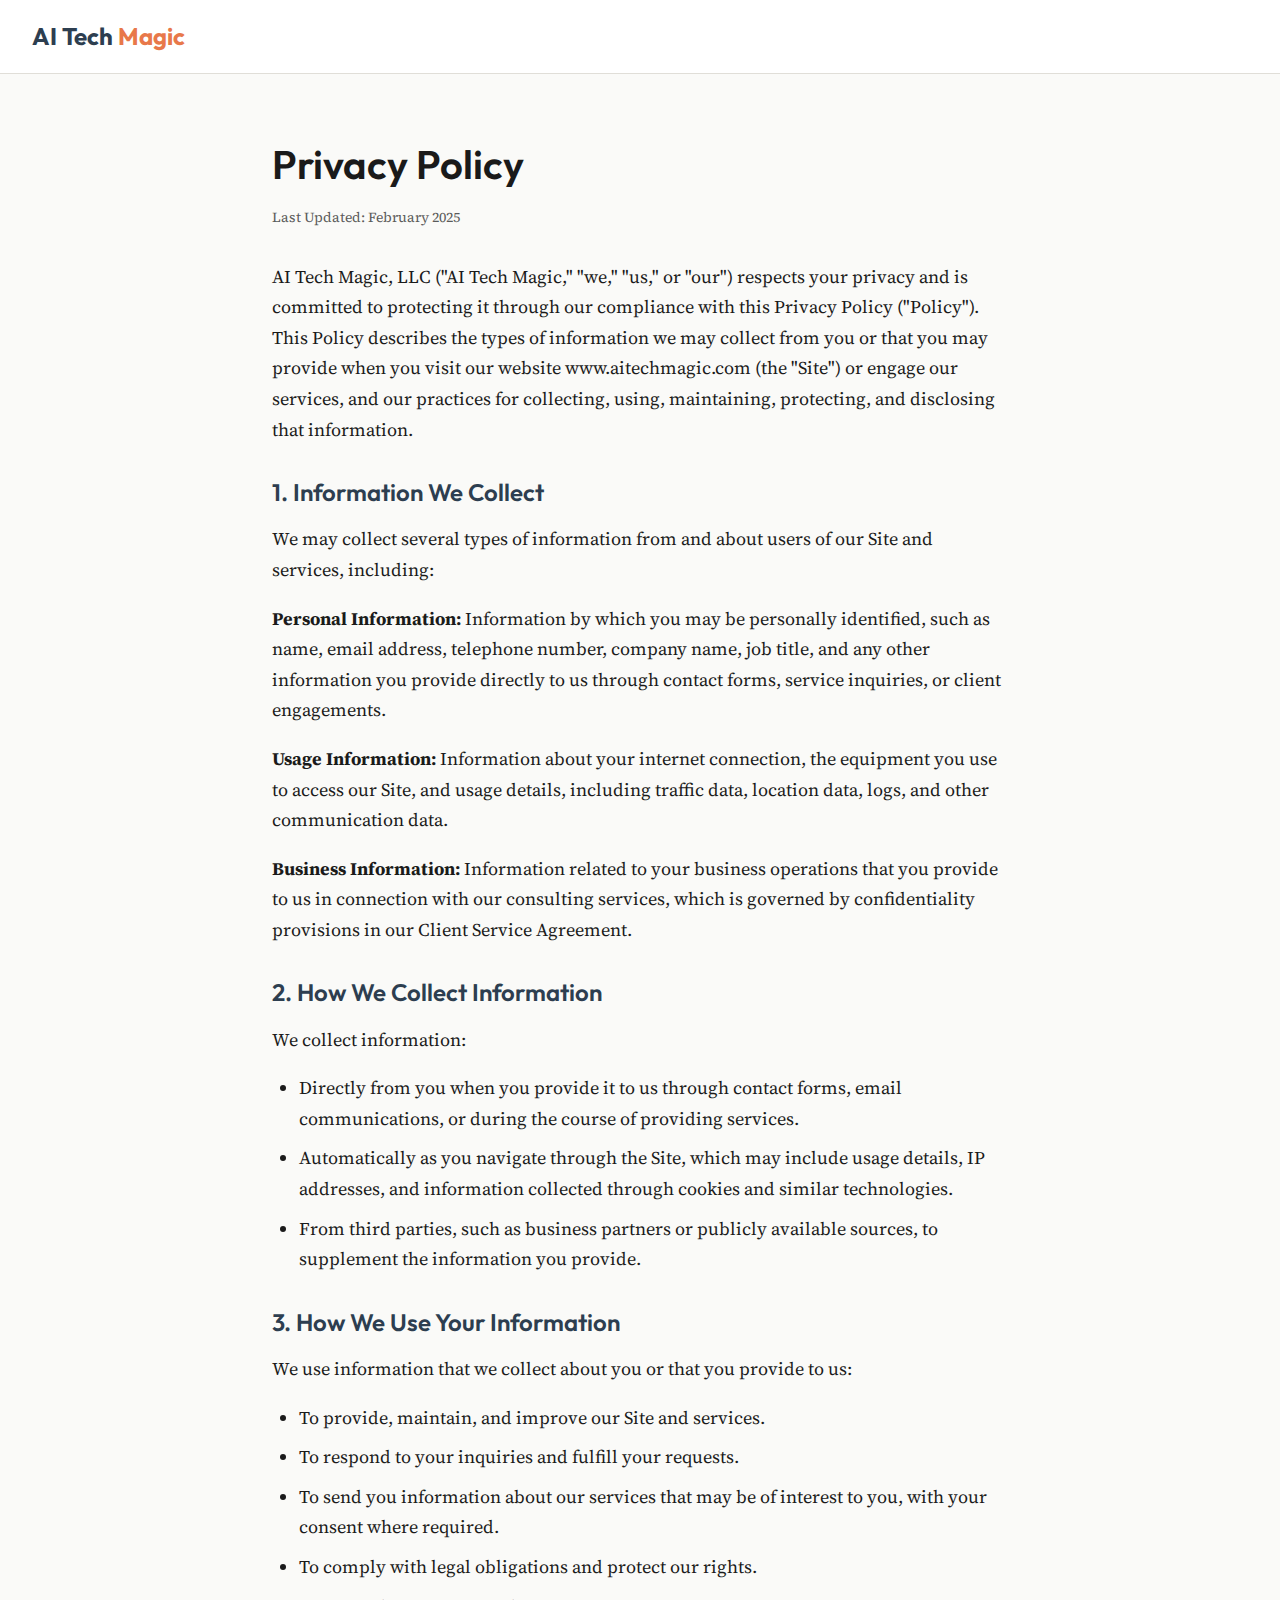
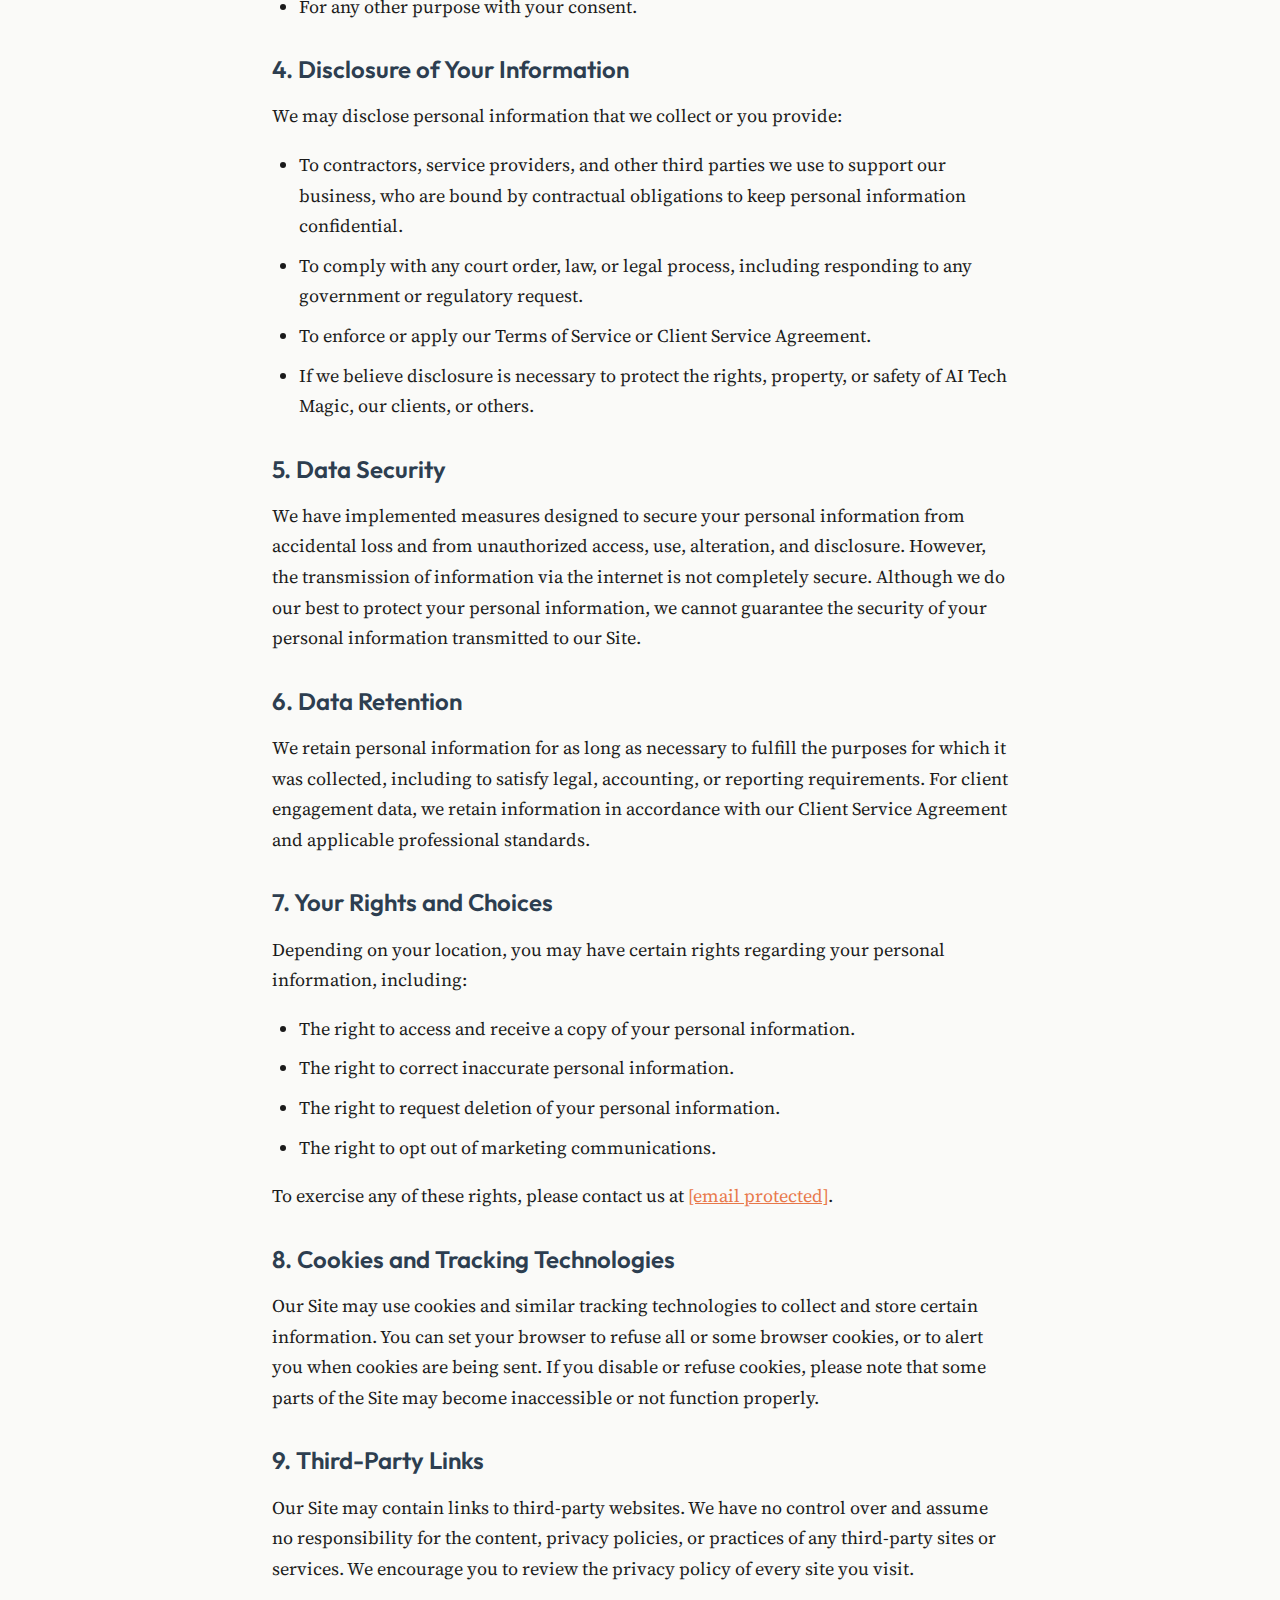
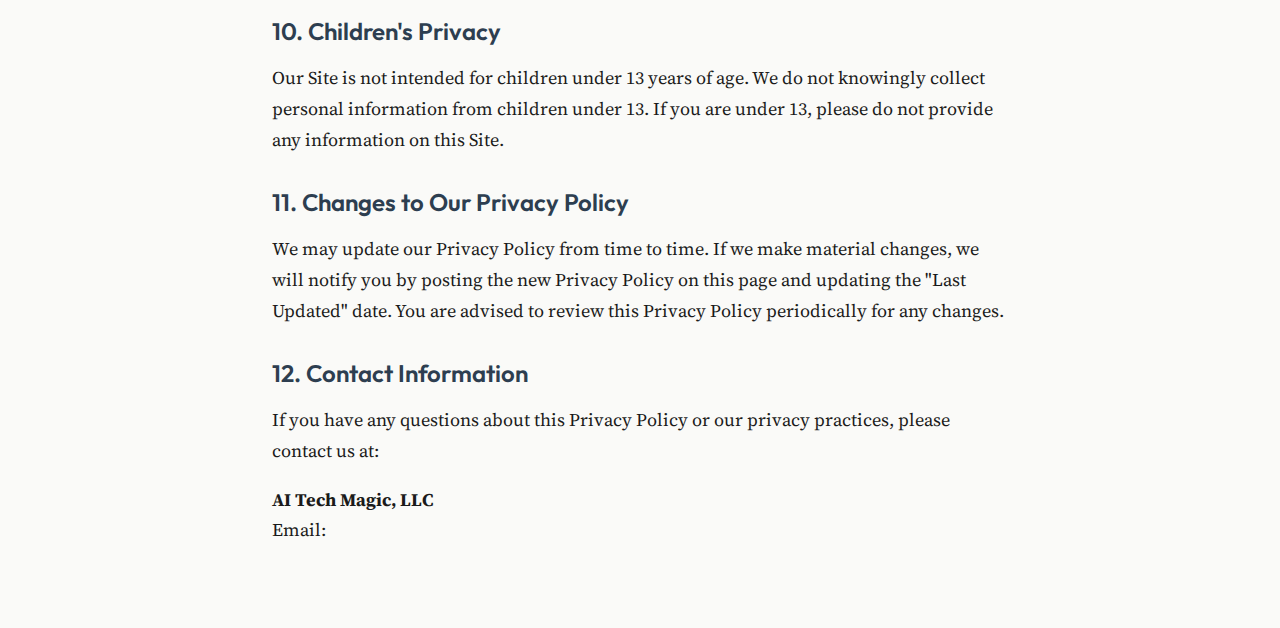
<file: privacy.html>
<!DOCTYPE html>
<html lang="en">
<head>
  <meta charset="UTF-8">
  <meta name="viewport" content="width=device-width, initial-scale=1.0">
  <title>Privacy Policy | AI Tech Magic</title>
  
  <!-- Fonts -->
  <link rel="preconnect" href="https://fonts.googleapis.com">
  <link rel="preconnect" href="https://fonts.gstatic.com" crossorigin>
  <link href="https://fonts.googleapis.com/css2?family=Outfit:wght@300;400;500;600;700&family=Source+Serif+4:opsz,wght@8..60,400;8..60,600&display=swap" rel="stylesheet">
  
  <style>
    :root {
      --color-bg: #FAFAF8;
      --color-bg-alt: #F0EFEB;
      --color-text: #1A1A1A;
      --color-text-muted: #5A5A5A;
      --color-primary: #2D3E50;
      --color-accent: #E8784A;
      --color-white: #FFFFFF;
      --color-border: #E0DED8;
      
      --font-display: 'Outfit', sans-serif;
      --font-body: 'Source Serif 4', Georgia, serif;
      
      --space-xs: 0.5rem;
      --space-sm: 1rem;
      --space-md: 2rem;
      --space-lg: 4rem;
      --max-width: 800px;
    }

    * { margin: 0; padding: 0; box-sizing: border-box; }
    
    body {
      font-family: var(--font-body);
      font-size: 1.125rem;
      line-height: 1.7;
      color: var(--color-text);
      background-color: var(--color-bg);
    }

    h1, h2, h3 {
      font-family: var(--font-display);
      font-weight: 600;
      line-height: 1.3;
    }

    h1 { font-size: 2.5rem; margin-bottom: var(--space-sm); }
    h2 { font-size: 1.5rem; margin: var(--space-md) 0 var(--space-sm); color: var(--color-primary); }

    p, ul { margin-bottom: 1em; }
    ul { padding-left: 1.5em; }
    li { margin-bottom: 0.5em; }

    a { color: var(--color-accent); }

    nav {
      background: var(--color-white);
      border-bottom: 1px solid var(--color-border);
      padding: var(--space-sm) var(--space-md);
    }

    .logo {
      font-family: var(--font-display);
      font-size: 1.5rem;
      font-weight: 700;
      color: var(--color-primary);
      text-decoration: none;
    }

    .logo span { color: var(--color-accent); }

    .container {
      max-width: var(--max-width);
      margin: 0 auto;
      padding: var(--space-lg) var(--space-md);
    }

    .last-updated {
      font-size: 0.875rem;
      color: var(--color-text-muted);
      margin-bottom: var(--space-md);
    }

    footer {
      background: var(--color-primary);
      color: rgba(255,255,255,0.6);
      text-align: center;
      padding: var(--space-md);
      font-size: 0.875rem;
    }

    footer a { color: rgba(255,255,255,0.8); }
  </style>
</head>
<body>

  <nav>
    <a href="/" class="logo">AI Tech <span>Magic</span></a>
  </nav>

  <div class="container">
    <h1>Privacy Policy</h1>
    <p class="last-updated">Last Updated: February 2025</p>

    <p>AI Tech Magic, LLC ("AI Tech Magic," "we," "us," or "our") respects your privacy and is committed to protecting it through our compliance with this Privacy Policy ("Policy"). This Policy describes the types of information we may collect from you or that you may provide when you visit our website www.aitechmagic.com (the "Site") or engage our services, and our practices for collecting, using, maintaining, protecting, and disclosing that information.</p>

    <h2>1. Information We Collect</h2>
    <p>We may collect several types of information from and about users of our Site and services, including:</p>
    <p><strong>Personal Information:</strong> Information by which you may be personally identified, such as name, email address, telephone number, company name, job title, and any other information you provide directly to us through contact forms, service inquiries, or client engagements.</p>
    <p><strong>Usage Information:</strong> Information about your internet connection, the equipment you use to access our Site, and usage details, including traffic data, location data, logs, and other communication data.</p>
    <p><strong>Business Information:</strong> Information related to your business operations that you provide to us in connection with our consulting services, which is governed by confidentiality provisions in our Client Service Agreement.</p>

    <h2>2. How We Collect Information</h2>
    <p>We collect information:</p>
    <ul>
      <li>Directly from you when you provide it to us through contact forms, email communications, or during the course of providing services.</li>
      <li>Automatically as you navigate through the Site, which may include usage details, IP addresses, and information collected through cookies and similar technologies.</li>
      <li>From third parties, such as business partners or publicly available sources, to supplement the information you provide.</li>
    </ul>

    <h2>3. How We Use Your Information</h2>
    <p>We use information that we collect about you or that you provide to us:</p>
    <ul>
      <li>To provide, maintain, and improve our Site and services.</li>
      <li>To respond to your inquiries and fulfill your requests.</li>
      <li>To send you information about our services that may be of interest to you, with your consent where required.</li>
      <li>To comply with legal obligations and protect our rights.</li>
      <li>For any other purpose with your consent.</li>
    </ul>

    <h2>4. Disclosure of Your Information</h2>
    <p>We may disclose personal information that we collect or you provide:</p>
    <ul>
      <li>To contractors, service providers, and other third parties we use to support our business, who are bound by contractual obligations to keep personal information confidential.</li>
      <li>To comply with any court order, law, or legal process, including responding to any government or regulatory request.</li>
      <li>To enforce or apply our Terms of Service or Client Service Agreement.</li>
      <li>If we believe disclosure is necessary to protect the rights, property, or safety of AI Tech Magic, our clients, or others.</li>
    </ul>

    <h2>5. Data Security</h2>
    <p>We have implemented measures designed to secure your personal information from accidental loss and from unauthorized access, use, alteration, and disclosure. However, the transmission of information via the internet is not completely secure. Although we do our best to protect your personal information, we cannot guarantee the security of your personal information transmitted to our Site.</p>

    <h2>6. Data Retention</h2>
    <p>We retain personal information for as long as necessary to fulfill the purposes for which it was collected, including to satisfy legal, accounting, or reporting requirements. For client engagement data, we retain information in accordance with our Client Service Agreement and applicable professional standards.</p>

    <h2>7. Your Rights and Choices</h2>
    <p>Depending on your location, you may have certain rights regarding your personal information, including:</p>
    <ul>
      <li>The right to access and receive a copy of your personal information.</li>
      <li>The right to correct inaccurate personal information.</li>
      <li>The right to request deletion of your personal information.</li>
      <li>The right to opt out of marketing communications.</li>
    </ul>
    <p>To exercise any of these rights, please contact us at <a href="/cdn-cgi/l/email-protection#10797e767f507179647573787d717779733e737f7d"><span class="__cf_email__" data-cfemail="10797e767f507179647573787d717779733e737f7d">[email&#160;protected]</span></a>.</p>

    <h2>8. Cookies and Tracking Technologies</h2>
    <p>Our Site may use cookies and similar tracking technologies to collect and store certain information. You can set your browser to refuse all or some browser cookies, or to alert you when cookies are being sent. If you disable or refuse cookies, please note that some parts of the Site may become inaccessible or not function properly.</p>

    <h2>9. Third-Party Links</h2>
    <p>Our Site may contain links to third-party websites. We have no control over and assume no responsibility for the content, privacy policies, or practices of any third-party sites or services. We encourage you to review the privacy policy of every site you visit.</p>

    <h2>10. Children's Privacy</h2>
    <p>Our Site is not intended for children under 13 years of age. We do not knowingly collect personal information from children under 13. If you are under 13, please do not provide any information on this Site.</p>

    <h2>11. Changes to Our Privacy Policy</h2>
    <p>We may update our Privacy Policy from time to time. If we make material changes, we will notify you by posting the new Privacy Policy on this page and updating the "Last Updated" date. You are advised to review this Privacy Policy periodically for any changes.</p>

    <h2>12. Contact Information</h2>
    <p>If you have any questions about this Privacy Policy or our privacy practices, please contact us at:</p>
    <p><strong>AI Tech Magic, LLC</strong><br>
    Email: <a href="/cdn-cgi/l/email-protection#8ae3e4ece5caebe3feefe9e2e7ebede3e9a4e9e5e7"><span cl
</file>
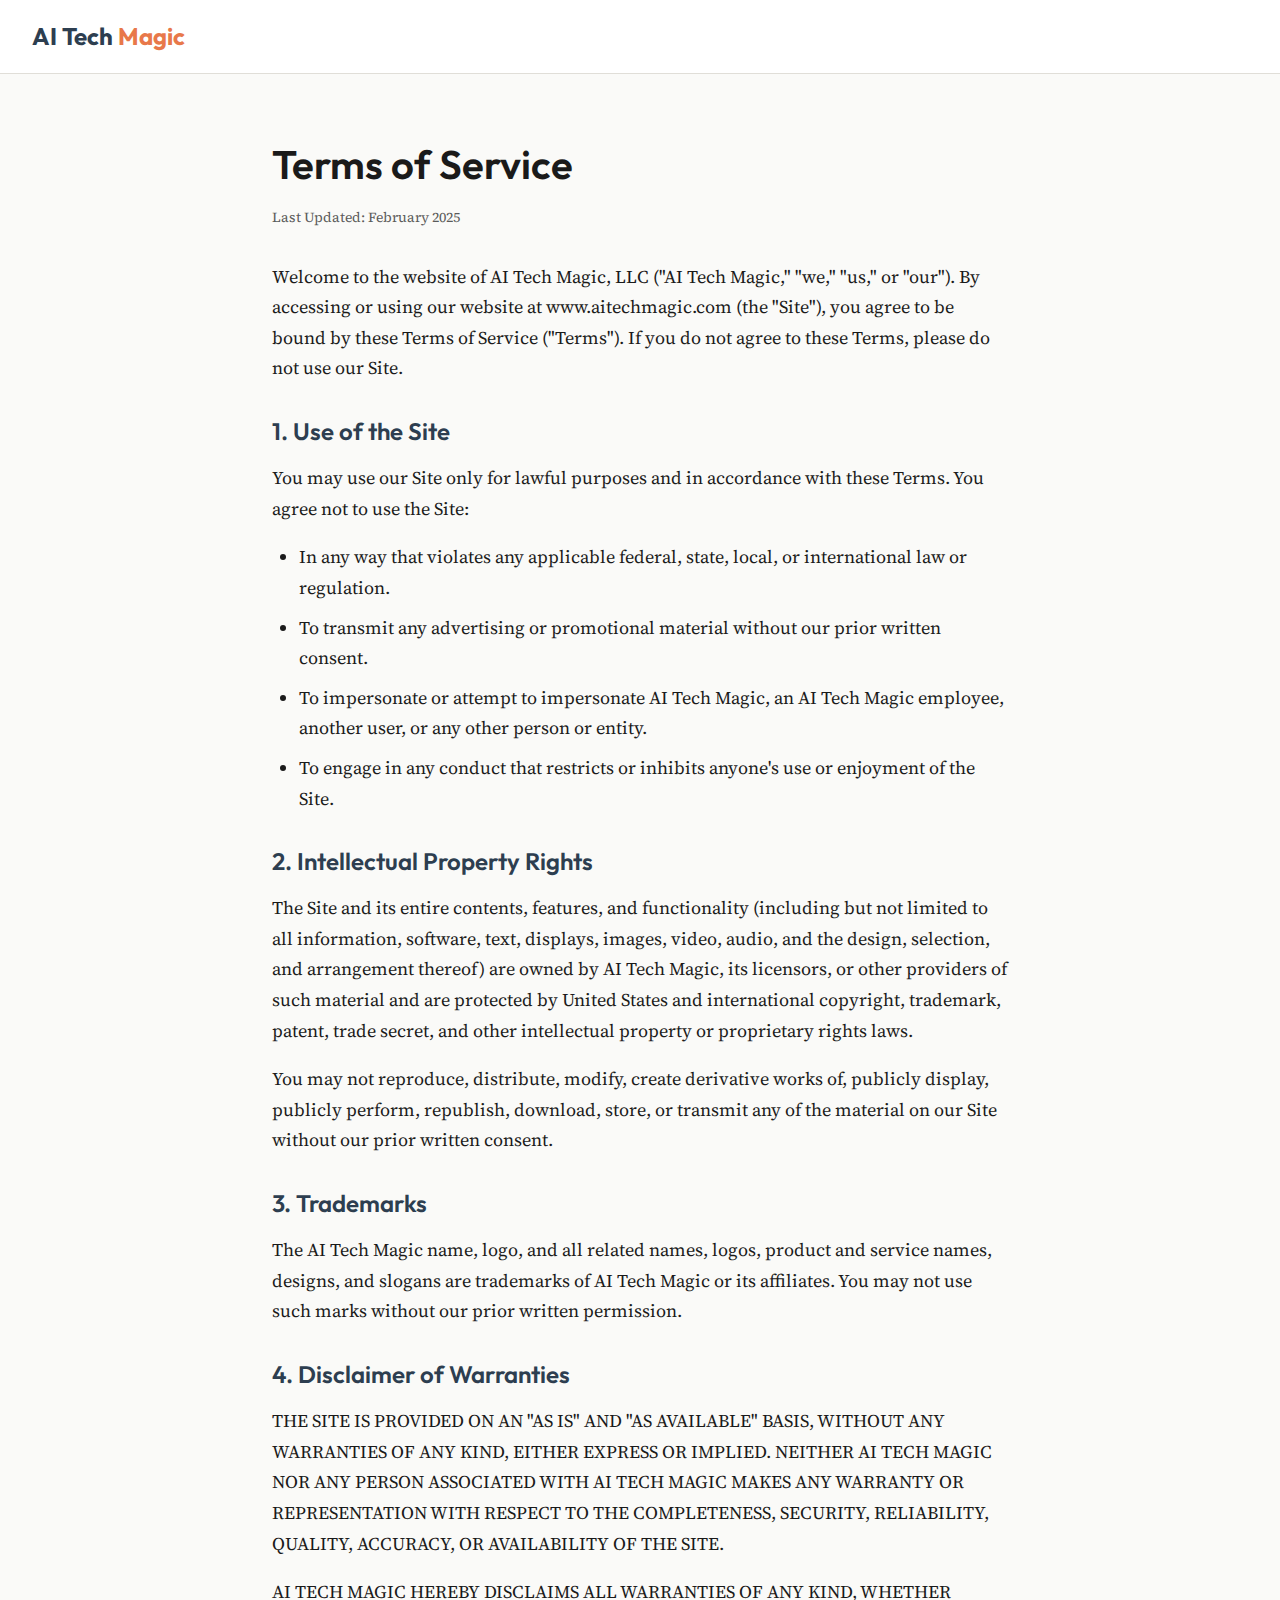
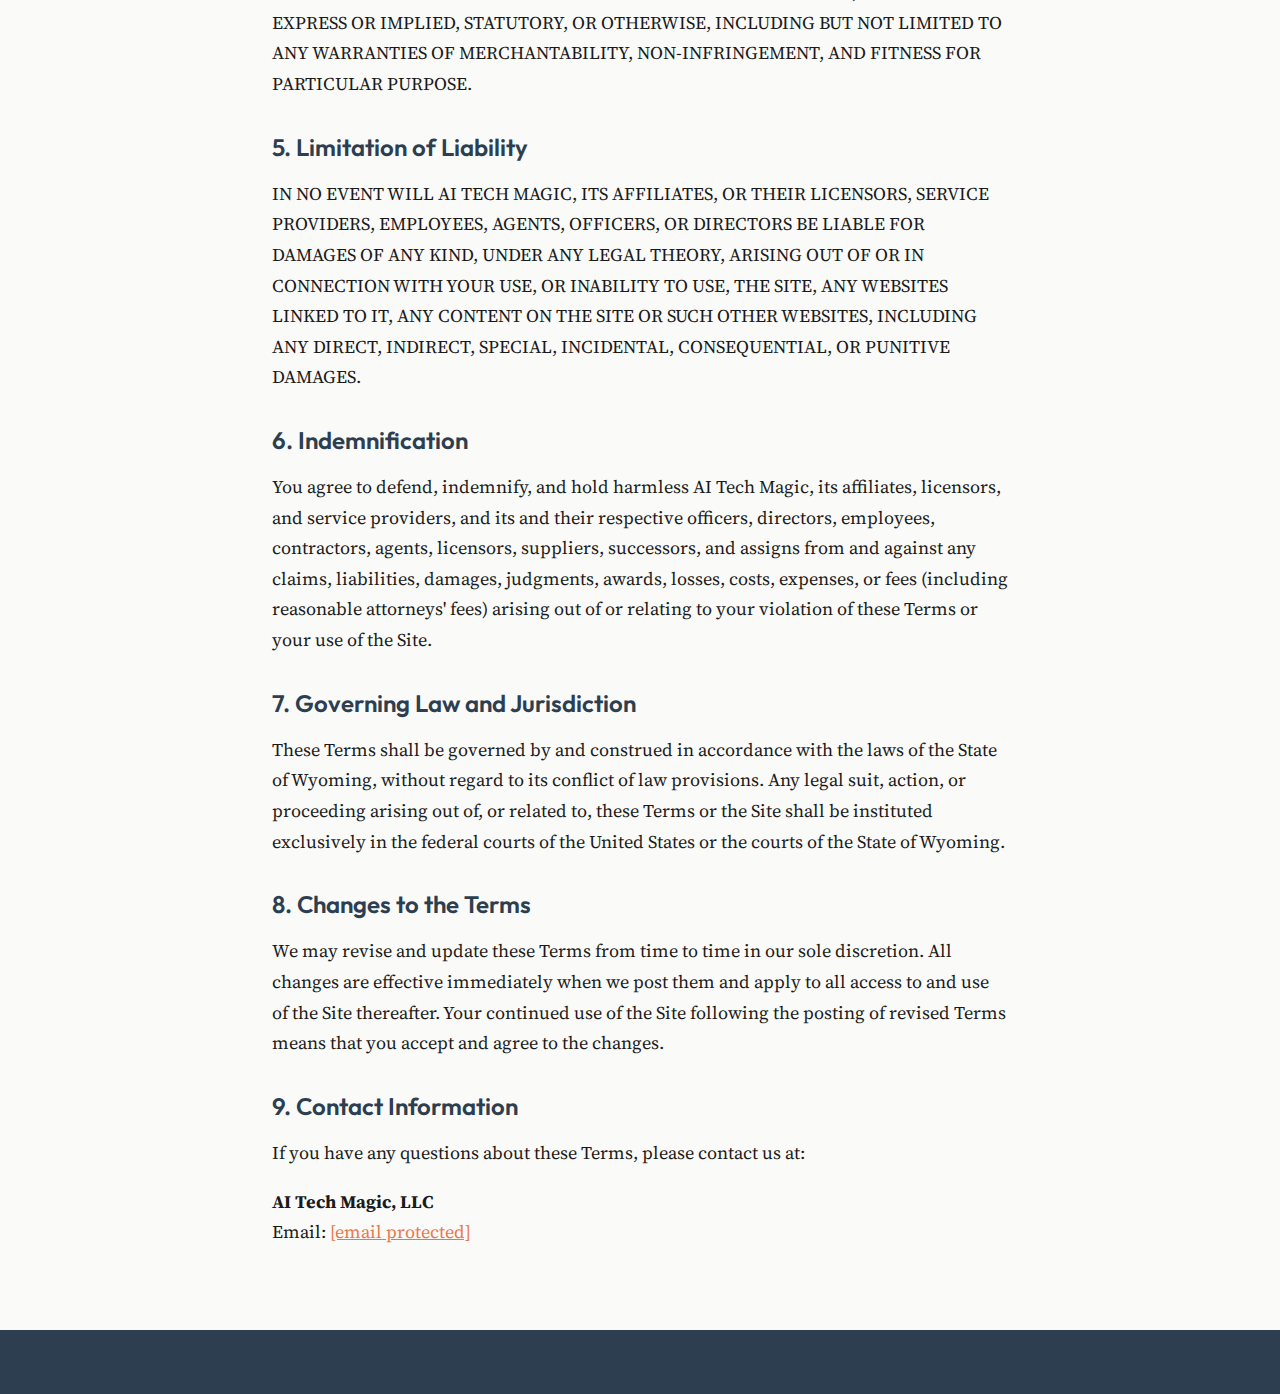
<file: terms.html>
<!DOCTYPE html>
<html lang="en">
<head>
  <meta charset="UTF-8">
  <meta name="viewport" content="width=device-width, initial-scale=1.0">
  <title>Terms of Service | AI Tech Magic</title>
  
  <!-- Fonts -->
  <link rel="preconnect" href="https://fonts.googleapis.com">
  <link rel="preconnect" href="https://fonts.gstatic.com" crossorigin>
  <link href="https://fonts.googleapis.com/css2?family=Outfit:wght@300;400;500;600;700&family=Source+Serif+4:opsz,wght@8..60,400;8..60,600&display=swap" rel="stylesheet">
  
  <style>
    :root {
      --color-bg: #FAFAF8;
      --color-bg-alt: #F0EFEB;
      --color-text: #1A1A1A;
      --color-text-muted: #5A5A5A;
      --color-primary: #2D3E50;
      --color-accent: #E8784A;
      --color-white: #FFFFFF;
      --color-border: #E0DED8;
      
      --font-display: 'Outfit', sans-serif;
      --font-body: 'Source Serif 4', Georgia, serif;
      
      --space-xs: 0.5rem;
      --space-sm: 1rem;
      --space-md: 2rem;
      --space-lg: 4rem;
      --max-width: 800px;
    }

    * { margin: 0; padding: 0; box-sizing: border-box; }
    
    body {
      font-family: var(--font-body);
      font-size: 1.125rem;
      line-height: 1.7;
      color: var(--color-text);
      background-color: var(--color-bg);
    }

    h1, h2, h3 {
      font-family: var(--font-display);
      font-weight: 600;
      line-height: 1.3;
    }

    h1 { font-size: 2.5rem; margin-bottom: var(--space-sm); }
    h2 { font-size: 1.5rem; margin: var(--space-md) 0 var(--space-sm); color: var(--color-primary); }

    p, ul { margin-bottom: 1em; }
    ul { padding-left: 1.5em; }
    li { margin-bottom: 0.5em; }

    a { color: var(--color-accent); }

    nav {
      background: var(--color-white);
      border-bottom: 1px solid var(--color-border);
      padding: var(--space-sm) var(--space-md);
    }

    .logo {
      font-family: var(--font-display);
      font-size: 1.5rem;
      font-weight: 700;
      color: var(--color-primary);
      text-decoration: none;
    }

    .logo span { color: var(--color-accent); }

    .container {
      max-width: var(--max-width);
      margin: 0 auto;
      padding: var(--space-lg) var(--space-md);
    }

    .last-updated {
      font-size: 0.875rem;
      color: var(--color-text-muted);
      margin-bottom: var(--space-md);
    }

    footer {
      background: var(--color-primary);
      color: rgba(255,255,255,0.6);
      text-align: center;
      padding: var(--space-md);
      font-size: 0.875rem;
    }

    footer a { color: rgba(255,255,255,0.8); }
  </style>
</head>
<body>

  <nav>
    <a href="/" class="logo">AI Tech <span>Magic</span></a>
  </nav>

  <div class="container">
    <h1>Terms of Service</h1>
    <p class="last-updated">Last Updated: February 2025</p>

    <p>Welcome to the website of AI Tech Magic, LLC ("AI Tech Magic," "we," "us," or "our"). By accessing or using our website at www.aitechmagic.com (the "Site"), you agree to be bound by these Terms of Service ("Terms"). If you do not agree to these Terms, please do not use our Site.</p>

    <h2>1. Use of the Site</h2>
    <p>You may use our Site only for lawful purposes and in accordance with these Terms. You agree not to use the Site:</p>
    <ul>
      <li>In any way that violates any applicable federal, state, local, or international law or regulation.</li>
      <li>To transmit any advertising or promotional material without our prior written consent.</li>
      <li>To impersonate or attempt to impersonate AI Tech Magic, an AI Tech Magic employee, another user, or any other person or entity.</li>
      <li>To engage in any conduct that restricts or inhibits anyone's use or enjoyment of the Site.</li>
    </ul>

    <h2>2. Intellectual Property Rights</h2>
    <p>The Site and its entire contents, features, and functionality (including but not limited to all information, software, text, displays, images, video, audio, and the design, selection, and arrangement thereof) are owned by AI Tech Magic, its licensors, or other providers of such material and are protected by United States and international copyright, trademark, patent, trade secret, and other intellectual property or proprietary rights laws.</p>
    <p>You may not reproduce, distribute, modify, create derivative works of, publicly display, publicly perform, republish, download, store, or transmit any of the material on our Site without our prior written consent.</p>

    <h2>3. Trademarks</h2>
    <p>The AI Tech Magic name, logo, and all related names, logos, product and service names, designs, and slogans are trademarks of AI Tech Magic or its affiliates. You may not use such marks without our prior written permission.</p>

    <h2>4. Disclaimer of Warranties</h2>
    <p>THE SITE IS PROVIDED ON AN "AS IS" AND "AS AVAILABLE" BASIS, WITHOUT ANY WARRANTIES OF ANY KIND, EITHER EXPRESS OR IMPLIED. NEITHER AI TECH MAGIC NOR ANY PERSON ASSOCIATED WITH AI TECH MAGIC MAKES ANY WARRANTY OR REPRESENTATION WITH RESPECT TO THE COMPLETENESS, SECURITY, RELIABILITY, QUALITY, ACCURACY, OR AVAILABILITY OF THE SITE.</p>
    <p>AI TECH MAGIC HEREBY DISCLAIMS ALL WARRANTIES OF ANY KIND, WHETHER EXPRESS OR IMPLIED, STATUTORY, OR OTHERWISE, INCLUDING BUT NOT LIMITED TO ANY WARRANTIES OF MERCHANTABILITY, NON-INFRINGEMENT, AND FITNESS FOR PARTICULAR PURPOSE.</p>

    <h2>5. Limitation of Liability</h2>
    <p>IN NO EVENT WILL AI TECH MAGIC, ITS AFFILIATES, OR THEIR LICENSORS, SERVICE PROVIDERS, EMPLOYEES, AGENTS, OFFICERS, OR DIRECTORS BE LIABLE FOR DAMAGES OF ANY KIND, UNDER ANY LEGAL THEORY, ARISING OUT OF OR IN CONNECTION WITH YOUR USE, OR INABILITY TO USE, THE SITE, ANY WEBSITES LINKED TO IT, ANY CONTENT ON THE SITE OR SUCH OTHER WEBSITES, INCLUDING ANY DIRECT, INDIRECT, SPECIAL, INCIDENTAL, CONSEQUENTIAL, OR PUNITIVE DAMAGES.</p>

    <h2>6. Indemnification</h2>
    <p>You agree to defend, indemnify, and hold harmless AI Tech Magic, its affiliates, licensors, and service providers, and its and their respective officers, directors, employees, contractors, agents, licensors, suppliers, successors, and assigns from and against any claims, liabilities, damages, judgments, awards, losses, costs, expenses, or fees (including reasonable attorneys' fees) arising out of or relating to your violation of these Terms or your use of the Site.</p>

    <h2>7. Governing Law and Jurisdiction</h2>
    <p>These Terms shall be governed by and construed in accordance with the laws of the State of Wyoming, without regard to its conflict of law provisions. Any legal suit, action, or proceeding arising out of, or related to, these Terms or the Site shall be instituted exclusively in the federal courts of the United States or the courts of the State of Wyoming.</p>

    <h2>8. Changes to the Terms</h2>
    <p>We may revise and update these Terms from time to time in our sole discretion. All changes are effective immediately when we post them and apply to all access to and use of the Site thereafter. Your continued use of the Site following the posting of revised Terms means that you accept and agree to the changes.</p>

    <h2>9. Contact Information</h2>
    <p>If you have any questions about these Terms, please contact us at:</p>
    <p><strong>AI Tech Magic, LLC</strong><br>
    Email: <a href="/cdn-cgi/l/email-protection#7f161119103f1e160b1a1c17121e18161c511c1012"><span class="__cf_email__" data-cfemail="90f9fef6ffd0f1f9e4f5f3f8fdf1f7f9f3bef3fffd">[email&#160;protected]</span></a></p>
  </div>

  <footer>
</file>
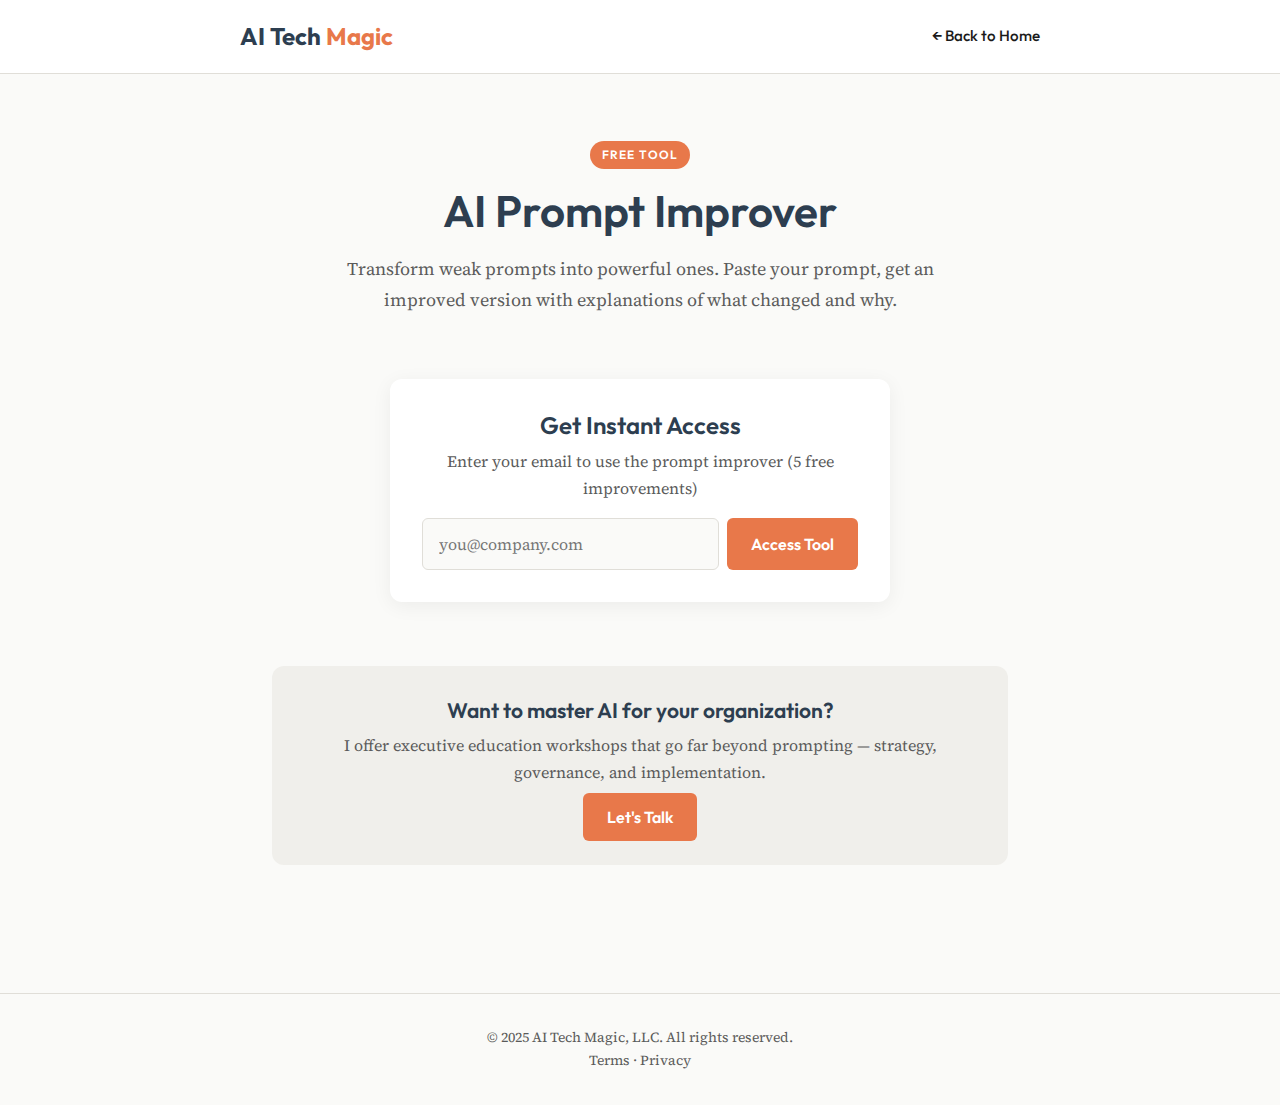
<file: tools.html>
<!DOCTYPE html>
<html lang="en">
<head>
  <meta charset="UTF-8">
  <meta name="viewport" content="width=device-width, initial-scale=1.0">
  <title>AI Prompt Improver | AI Tech Magic</title>
  <meta name="description" content="Free tool to transform weak prompts into powerful ones. Learn prompting best practices from an AI strategist.">
  
  <!-- Fonts -->
  <link rel="preconnect" href="https://fonts.googleapis.com">
  <link rel="preconnect" href="https://fonts.gstatic.com" crossorigin>
  <link href="https://fonts.googleapis.com/css2?family=Outfit:wght@300;400;500;600;700&family=Source+Serif+4:opsz,wght@8..60,400;8..60,600&display=swap" rel="stylesheet">
  
  <style>
    :root {
      --color-bg: #FAFAF8;
      --color-bg-alt: #F0EFEB;
      --color-text: #1A1A1A;
      --color-text-muted: #5A5A5A;
      --color-primary: #2D3E50;
      --color-accent: #E8784A;
      --color-accent-hover: #D6673B;
      --color-white: #FFFFFF;
      --color-border: #E0DED8;
      --color-success: #4A9B7F;
      
      --font-display: 'Outfit', sans-serif;
      --font-body: 'Source Serif 4', Georgia, serif;
      
      --space-xs: 0.5rem;
      --space-sm: 1rem;
      --space-md: 2rem;
      --space-lg: 4rem;
      
      --max-width: 800px;
      --transition: 0.3s ease;
    }

    * {
      margin: 0;
      padding: 0;
      box-sizing: border-box;
    }

    body {
      font-family: var(--font-body);
      font-size: 1.125rem;
      line-height: 1.7;
      color: var(--color-text);
      background-color: var(--color-bg);
      min-height: 100vh;
    }

    h1, h2, h3 {
      font-family: var(--font-display);
      font-weight: 600;
      line-height: 1.2;
    }

    a {
      color: var(--color-accent);
      text-decoration: none;
    }

    a:hover {
      color: var(--color-accent-hover);
    }

    /* Navigation */
    nav {
      background: var(--color-white);
      border-bottom: 1px solid var(--color-border);
      padding: var(--space-sm) var(--space-md);
    }

    nav .container {
      max-width: var(--max-width);
      margin: 0 auto;
      display: flex;
      justify-content: space-between;
      align-items: center;
    }

    .logo {
      font-family: var(--font-display);
      font-size: 1.5rem;
      font-weight: 700;
      color: var(--color-primary);
      text-decoration: none;
    }

    .logo span {
      color: var(--color-accent);
    }

    .nav-link {
      font-family: var(--font-display);
      font-size: 0.95rem;
      font-weight: 500;
      color: var(--color-text);
    }

    /* Main Content */
    .container {
      max-width: var(--max-width);
      margin: 0 auto;
      padding: var(--space-lg) var(--space-md);
    }

    .hero-section {
      text-align: center;
      margin-bottom: var(--space-lg);
    }

    .hero-section h1 {
      font-size: clamp(2rem, 5vw, 2.75rem);
      color: var(--color-primary);
      margin-bottom: var(--space-sm);
    }

    .hero-section p {
      color: var(--color-text-muted);
      font-size: 1.125rem;
      max-width: 600px;
      margin: 0 auto;
    }

    .badge {
      display: inline-block;
      background: var(--color-accent);
      color: var(--color-white);
      font-family: var(--font-display);
      font-size: 0.75rem;
      font-weight: 600;
      text-transform: uppercase;
      letter-spacing: 0.1em;
      padding: 0.25rem 0.75rem;
      border-radius: 20px;
      margin-bottom: var(--space-sm);
    }

    /* Email Gate */
    .email-gate {
      background: var(--color-white);
      border-radius: 12px;
      padding: var(--space-md);
      box-shadow: 0 4px 20px rgba(0, 0, 0, 0.06);
      text-align: center;
      max-width: 500px;
      margin: 0 auto;
    }

    .email-gate h2 {
      font-size: 1.5rem;
      margin-bottom: var(--space-xs);
      color: var(--color-primary);
    }

    .email-gate p {
      color: var(--color-text-muted);
      margin-bottom: var(--space-sm);
      font-size: 1rem;
    }

    .email-form {
      display: flex;
      gap: var(--space-xs);
    }

    .email-form input {
      flex: 1;
      padding: 0.875rem 1rem;
      font-family: var(--font-body);
      font-size: 1rem;
      border: 1px solid var(--color-border);
      border-radius: 6px;
      background: var(--color-bg);
    }

    .email-form input:focus {
      outline: none;
      border-color: var(--color-accent);
      box-shadow: 0 0 0 3px rgba(232, 120, 74, 0.1);
    }

    .btn {
      font-family: var(--font-display);
      font-size: 1rem;
      font-weight: 600;
      padding: 0.875rem 1.5rem;
      border-radius: 6px;
      border: none;
      cursor: pointer;
      transition: all var(--transition);
    }

    .btn-primary {
      background: var(--color-accent);
      color: var(--color-white);
    }

    .btn-primary:hover {
      background: var(--color-accent-hover);
      transform: translateY(-1px);
    }

    .btn-primary:disabled {
      background: var(--color-border);
      cursor: not-allowed;
      transform: none;
    }

    /* Tool Section */
    .tool-section {
      display: none;
    }

    .tool-section.active {
      display: block;
    }

    .tool-card {
      background: var(--color-white);
      border-radius: 12px;
      padding: var(--space-md);
      box-shadow: 0 4px 20px rgba(0, 0, 0, 0.06);
      margin-bottom: var(--space-md);
    }

    .tool-card h3 {
      font-size: 1.125rem;
      color: var(--color-primary);
      margin-bottom: var(--space-sm);
      display: flex;
      align-items: center;
      gap: var(--space-xs);
    }

    .tool-card h3 .step {
      background: var(--color-accent);
      color: var(--color-white);
      font-size: 0.875rem;
      width: 28px;
      height: 28px;
      border-radius: 50%;
      display: flex;
      align-items: center;
      justify-content: center;
    }

    textarea {
      width: 100%;
      min-height: 120px;
      padding: 1rem;
      font-family: var(--font-body);
      font-size: 1rem;
      line-height: 1.6;
      border: 1px solid var(--color-border);
      border-radius: 8px;
      background: var(--color-bg);
      resize: vertical;
    }

    textarea:focus {
      outline: none;
      border-color: var(--color-accent);
      box-shadow: 0 0 0 3px rgba(232, 120, 74, 0.1);
    }

    .char-count {
      font-family: var(--font-display);
      font-size: 0.8rem;
      color: var(--color-text-muted);
      text-align: right;
      margin-top: var(--space-xs);
    }

    .improve-btn {
      width: 100%;
      margin-top: var(--space-sm);
      padding: 1rem;
      font-size: 1.125rem;
    }

    /* Results */
    .results-section {
      display: none;
    }

    .results-section.active {
      display: block;
    }

    .result-card {
      background: var(--color-white);
      border-radius: 12px;
      padding: var(--space-md);
      box-shadow: 0 4px 20px rgba(0, 0, 0, 0.06);
      margin-bottom: var(--space-md);
    }

    .result-card.improved {
      border: 2px solid var(--color-success);
    }

    .result-label {
      font-family: var(--font-display);
      font-size: 0.875rem;
      font-weight: 600;
      text-transform: uppercase;
      letter-spacing: 0.05em;
      margin-bottom: var(--space-xs);
    }

    .result-label.original {
      color: var(--color-text-muted);
    }

    .result-label.improved {
      color: var(--color-success);
    }

    .result-text {
      background: var(--color-bg);
      padding: 1rem;
      border-radius: 8px;
      font-size: 1rem;
      line-height: 1.6;
      white-space: pre-wrap;
    }

    .copy-btn {
      margin-top: var(--space-sm);
      background: transparent;
      border: 1px solid var(--color-border);
      color: var(--color-text-muted);
      font-size: 0.875rem;
      padding: 0.5rem 1rem;
    }

    .copy-btn:hover {
      background: var(--color-bg);
      color: var(--color-text);
    }

    .copy-btn.copied {
      background: var(--color-success);
      color: var(--color-white);
      border-color: var(--color-success);
    }

    .explanation-card {
      background: linear-gradient(135deg, #2D3E50 0%, #3D5166 100%);
      color: var(--color-white);
      border-radius: 12px;
      padding: var(--space-md);
      margin-bottom: var(--space-md);
    }

    .explanation-card h3 {
      color: var(--color-white);
      margin-bottom: var(--space-sm);
      font-size: 1.125rem;
    }

    .explanation-card p {
      color: rgba(255, 255, 255, 0.9);
      font-size: 1rem;
      line-height: 1.7;
    }

    .explanation-card ul {
      margin: var(--space-sm) 0;
      padding-left: 1.25rem;
    }

    .explanation-card li {
      color: rgba(255, 255, 255, 0.9);
      margin-bottom: 0.5rem;
    }

    .try-again-btn {
      width: 100%;
      background: var(--color-bg);
      color: var(--color-primary);
      border: 1px solid var(--color-border);
    }

    .try-again-btn:hover {
      background: var(--color-white);
    }

    /* Usage Counter */
    .usage-info {
      text-align: center;
      font-family: var(--font-display);
      font-size: 0.875rem;
      color: var(--color-text-muted);
      margin-bottom: var(--space-md);
    }

    .usage-info strong {
      color: var(--color-accent);
    }

    /* Loading State */
    .loading {
      display: none;
      text-align: center;
      padding: var(--space-lg);
    }

    .loading.active {
      display: block;
    }

    .spinner {
      width: 48px;
      height: 48px;
      border: 4px solid var(--color-border);
      border-top-color: var(--color-accent);
      border-radius: 50%;
      animation: spin 1s linear infinite;
      margin: 0 auto var(--space-sm);
    }

    @keyframes spin {
      to { transform: rotate(360deg); }
    }

    .loading p {
      color: var(--color-text-muted);
      font-family: var(--font-display);
    }

    /* CTA Section */
    .cta-section {
      background: var(--color-bg-alt);
      border-radius: 12px;
      padding: var(--space-md);
      text-align: center;
      margin-top: var(--space-lg);
    }

    .cta-section h3 {
      color: var(--color-primary);
      margin-bottom: var(--space-xs);
    }

    .cta-section p {
      color: var(--color-text-muted);
      margin-bottom: var(--space-sm);
      font-size: 1rem;
    }

    /* Footer */
    footer {
      text-align: center;
      padding: var(--space-md);
      color: var(--color-text-muted);
      font-size: 0.875rem;
      border-top: 1px solid var(--color-border);
      margin-top: var(--space-lg);
    }

    footer a {
      color: var(--color-text-muted);
    }

    footer a:hover {
      color: var(--color-accent);
    }

    /* Responsive */
    @media (max-width: 600px) {
      .email-form {
        flex-direction: column;
      }
      
      .email-form input,
      .email-form button {
        width: 100%;
      }
    }
  </style>
</head>
<body>

  <!-- Navigation -->
  <nav>
    <div class="container" style="padding: 0;">
      <a href="/" class="logo">AI Tech <span>Magic</span></a>
      <a href="/" class="nav-link">← Back to Home</a>
    </div>
  </nav>

  <div class="container">
    <!-- Hero -->
    <div class="hero-section">
      <span class="badge">Free Tool</span>
      <h1>AI Prompt Improver</h1>
      <p>Transform weak prompts into powerful ones. Paste your prompt, get an improved version with explanations of what changed and why.</p>
    </div>

    <!-- Email Gate -->
    <div class="email-gate" id="emailGate">
      <h2>Get Instant Access</h2>
      <p>Enter your email to use the prompt improver (5 free improvements)</p>
      <form class="email-form" id="emailForm">
        <input type="email" id="gateEmail" placeholder="you@company.com" required>
        <button type="submit" class="btn btn-primary">Access Tool</button>
      </form>
    </div>

    <!-- Tool Section (hidden until email submitted) -->
    <div class="tool-section" id="toolSection">
      <div class="usage-info">
        <strong id="usageCount">5</strong> improvements remaining
      </div>

      <div class="tool-card">
        <h3><span class="step">1</span> Paste your prompt</h3>
        <textarea id="originalPrompt" placeholder="Paste the prompt you want to improve here...

Example: Write me a blog post about AI"></textarea>
        <div class="char-count"><span id="charCount">0</span> / 2000 characters</div>
        <button class="btn btn-primary improve-btn" id="improveBtn">✨ Improve My Prompt</button>
      </div>
    </div>

    <!-- Loading State -->
    <div class="loading" id="loading">
      <div class="spinner"></div>
      <p>Analyzing and improving your prompt...</p>
    </div>

    <!-- Results Section -->
    <div class="results-section" id="resultsSection">
      <div class="result-card">
        <div class="result-label original">Your Original Prompt</div>
        <div class="result-text" id="originalResult"></div>
      </div>

      <div class="result-card improved">
        <div class="result-label improved">✓ Improved Prompt</div>
        <div class="result-text" id="improvedResult"></div>
        <button class="btn copy-btn" id="copyBtn">📋 Copy to Clipboard</button>
      </div>

      <div class="explanation-card">
        <h3>💡 What Changed & Why</h3>
        <div id="explanationResult"></div>
      </div>

      <button class="btn try-again-btn" id="tryAgainBtn">Try Another Prompt</button>
    </div>

    <!-- CTA -->
    <div class="cta-section">
      <h3>Want to master AI for your organization?</h3>
      <p>I offer executive education workshops that go far beyond prompting — strategy, governance, and implementation.</p>
      <a href="/#contact" class="btn btn-primary">Let's Talk</a>
    </div>
  </div>

  <!-- Footer -->
  <footer>
    <p>&copy; 2025 AI Tech Magic, LLC. All rights reserved.</p>
    <p><a href="/terms.html">Terms</a> · <a href="/privacy.html">Privacy</a></p>
  </footer>

  <script>
    // ===========================================
    // CONFIGURATION
    // ===========================================
    const SUPABASE_URL = 'https://sbyefaafaovnqxuxlqqy.supabase.co';
    const SUPABASE_ANON_KEY = 'eyJhbGciOiJIUzI1NiIsInR5cCI6IkpXVCJ9.eyJpc3MiOiJzdXBhYmFzZSIsInJlZiI6InNieWVmYWFmYW92bnF4dXhscXF5Iiwicm9sZSI6ImFub24iLCJpYXQiOjE3Njk5MzY2NzYsImV4cCI6MjA4NTUxMjY3Nn0.JPNNdxcBkwsnY0ujA9zDiekEJb86chqXyR8HM2ZYDWY';
    const MAX_USES = 5;
    
    // ===========================================
    // STATE
    // ===========================================
    let userEmail = localStorage.getItem('aitm_email') || null;
    let usageCount = parseInt(localStorage.getItem('aitm_usage') || '0');

    // ===========================================
    // DOM ELEMENTS
    // ===========================================
    const emailGate = document.getElementById('emailGate');
    const emailForm = document.getElementById('emailForm');
    const toolSection = document.getElementById('toolSection');
    const loading = document.getElementById('loading');
    const resultsSection = document.getElementById('resultsSection');
    const originalPrompt = document.getElementById('originalPrompt');
    const improveBtn = document.getElementById('improveBtn');
    const usageCountEl = document.getElementById('usageCount');
    const charCount = document.getElementById('charCount');

    // ===========================================
    // INITIALIZATION
    // ===========================================
    function init() {
      if (userEmail && usageCount < MAX_USES) {
        showTool();
      }
      updateUsageDisplay();
    }

    function showTool() {
      emailGate.style.display = 'none';
      toolSection.classList.add('active');
    }

    function updateUsageDisplay() {
      const remaining = MAX_USES - usageCount;
      usageCountEl.textContent = remaining;
      
      if (remaining <= 0) {
        improveBtn.disabled = true;
        improveBtn.textContent = 'No improvements remaining';
      }
    }

    // ===========================================
    // EMAIL GATE
    // ===========================================
    emailForm.addEventListener('submit', async (e) => {
      e.preventDefault();
      const email = document.getElementById('gateEmail').value;
      
      // Save to Supabase
      try {
        await fetch(`${SUPABASE_URL}/rest/v1/aileads`, {
          method: 'POST',
          headers: {
            'Content-Type': 'application/json',
            'apikey': SUPABASE_ANON_KEY,
            'Authorization': `Bearer ${SUPABASE_ANON_KEY}`,
            'Prefer': 'return=minimal'
          },
          body: JSON.stringify({
            email: email,
            name: 'Prompt Tool User',
            interest: 'prompt-tool',
            message: 'Signed up via Prompt Improver tool',
            created_at: new Date().toISOString()
          })
        });
      } catch (err) {
        console.error('Failed to save email:', err);
      }
      
      // Store locally
      userEmail = email;
      localStorage.setItem('aitm_email', email);
      localStorage.setItem('aitm_usage', '0');
      usageCount = 0;
      
      showTool();
      updateUsageDisplay();
    });

    // ===========================================
    // CHARACTER COUNT
    // ===========================================
    originalPrompt.addEventListener('input', () => {
      const count = originalPrompt.value.length;
      charCount.textContent = count;
      
      if (count > 2000) {
        charCount.style.color = '#E8784A';
      } else {
        charCount.style.color = '';
      }
    });

    // ===========================================
    // IMPROVE PROMPT
    // ===========================================
    improveBtn.addEventListener('click', async () => {
      const prompt = originalPrompt.value.trim();
      
      if (!prompt) {
        alert('Please enter a prompt to improve');
        return;
      }
      
      if (prompt.length > 2000) {
        alert('Please keep your prompt under 2000 characters');
        return;
      }
      
      if (usageCount >= MAX_USES) {
        alert('You\'ve used all your free improvements. Contact us for more!');
        return;
      }
      
      // Show loading
      toolSection.classList.remove('active');
      resultsSection.classList.remove('active');
      loading.classList.add('active');
      
      try {
        // Call the Netlify function
        const response = await fetch('/.netlify/functions/improve-prompt', {
          method: 'POST',
          headers: { 'Content-Type': 'application/json' },
          body: JSON.stringify({ prompt: prompt })
        });
        
        if (!response.ok) {
          throw new Error('Failed to improve prompt');
        }
        
        const data = await response.json();
        
        // Update usage
        usageCount++;
        localStorage.setItem('aitm_usage', usageCount.toString());
        
        // Show results
        document.getElementById('originalResult').textContent = prompt;
        document.getElementById('improvedResult').textContent = data.improvedPrompt;
        document.getElementById('explanationResult').innerHTML = data.explanation;
        
        loading.classList.remove('active');
        resultsSection.classList.add('active');
        updateUsageDisplay();
        
      } catch (error) {
        console.error('Error:', error);
        loading.classList.remove('active');
        toolSection.classList.add('active');
        alert('Sorry, something went wrong. Please try again.');
      }
    });

    // ===========================================
    // COPY BUTTON
    // ===========================================
    document.getElementById('copyBtn').addEventListener('click', async () => {
      const text = document.getElementById('improvedResult').textContent;
      const btn = document.getElementById('copyBtn');
      
      try {
        await navigator.clipboard.writeText(text);
        btn.textContent = '✓ Copied!';
        btn.classList.add('copied');
        
        setTimeout(() => {
          btn.textContent = '📋 Copy to Clipboard';
          btn.classList.remove('copied');
        }, 2000);
      } catch (err) {
        alert('Failed to copy. Please select and copy manually.');
      }
    });

    // ===========================================
    // TRY AGAIN
    // ===========================================
    document.getElementById('tryAgainBtn').addEventListener('click', () => {
      resultsSection.classList.remove('active');
      toolSection.classList.add('active');
      originalPrompt.value = '';
      charCount.textContent = '0';
    });

    // Initialize
    init();
  </script>

</body>
</html>
</file>
